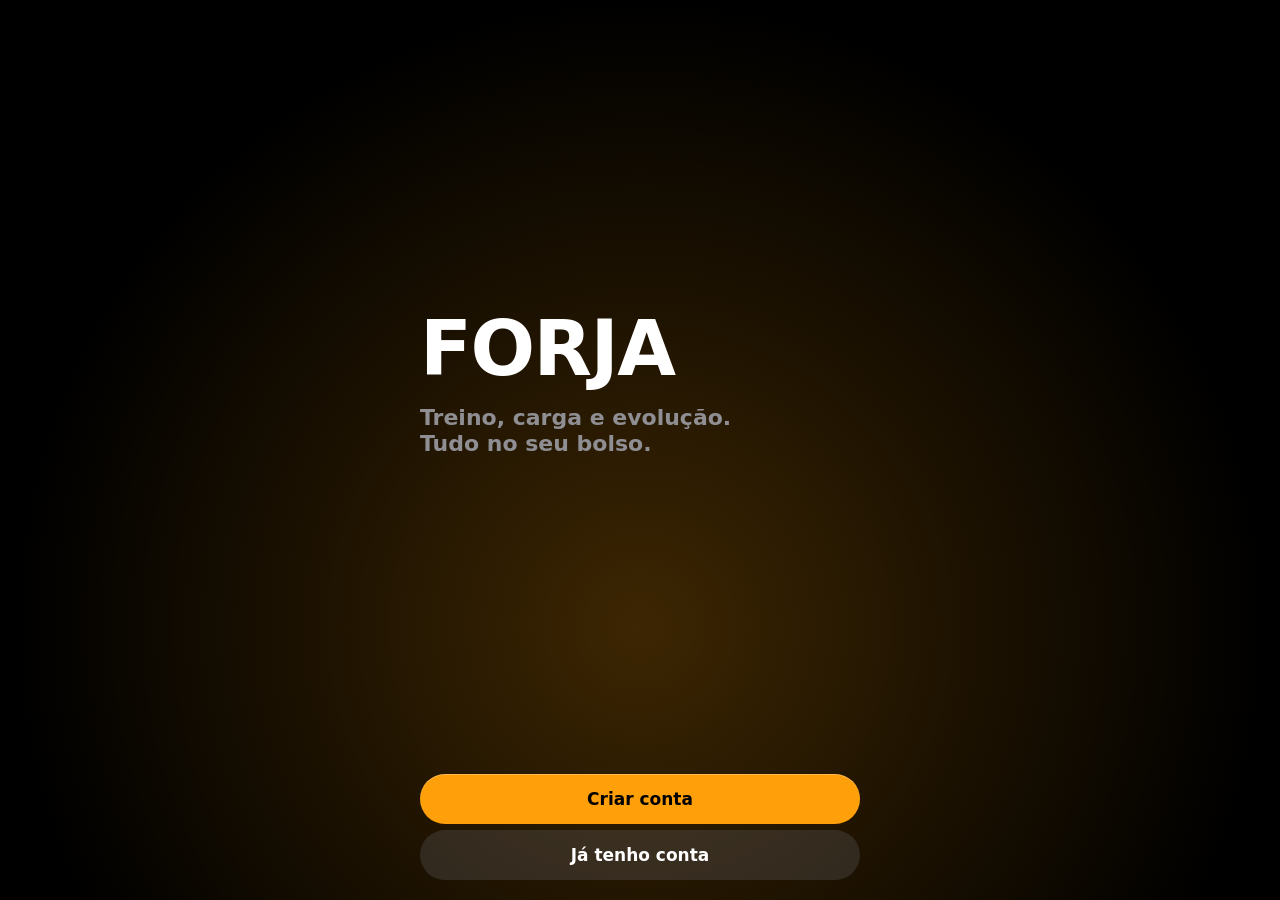
<file: index.html>
<!doctype html>
<html lang="pt-BR" data-theme="dark">
<head>
  <meta charset="utf-8">
  <meta name="viewport" content="width=device-width, initial-scale=1, viewport-fit=cover">
  <meta name="theme-color" content="#000000">
  <meta name="color-scheme" content="dark light">
  <meta name="apple-mobile-web-app-capable" content="yes">
  <meta name="mobile-web-app-capable" content="yes">
  <meta name="apple-mobile-web-app-status-bar-style" content="black-translucent">
  <meta name="apple-mobile-web-app-title" content="FORJA">
  <meta name="description" content="FORJA — treinos, cargas e evolução.">
  <title>FORJA</title>
  <link rel="icon" href="assets/icons/icon.svg" type="image/svg+xml">
  <link rel="apple-touch-icon" href="assets/icons/apple-touch-icon.png">
  <!-- Instalar como app (tela inicial, tela cheia) -->
  <link rel="manifest" href="manifest.webmanifest">

  <!-- Aplica tema e preferência de movimento antes da primeira pintura (evita flash) -->
  <script>
    (function () {
      try {
        // Preferências da conta logada (forja.u.<id>.settings); antes do login, as antigas
        var sess = JSON.parse(localStorage.getItem('forja.session') || 'null');
        var key = sess && sess.user ? 'forja.u.' + sess.user.id + '.settings' : 'forja.settings';
        var s = JSON.parse(localStorage.getItem(key) || '{}');
        if (sess && sess.user && sess.user.plan === 'premium') document.documentElement.classList.add('is-premium');
        var t = s.theme || 'dark';
        if (t === 'system') t = matchMedia('(prefers-color-scheme: light)').matches ? 'light' : 'dark';
        document.documentElement.setAttribute('data-theme', t);
        if (s.animations === false) document.documentElement.classList.add('no-motion');
      } catch (e) {}
    })();
  </script>

  <!-- ?v=... força o navegador a baixar a versão nova depois de cada atualização. Mude o número ao publicar. -->
  <link rel="stylesheet" href="css/style.css?v=20260925a">
  <!-- Reset + utilitários (antes vinham do Tailwind via CDN). Fica depois de style.css de propósito. -->
  <link rel="stylesheet" href="css/base.css?v=20260925a">
</head>
<body>
  <div id="app" class="app" hidden>
    <header id="topbar" class="topbar" aria-hidden="true">
      <span id="topbar-title" class="topbar-title"></span>
    </header>

    <main id="view" class="view" tabindex="-1"></main>

    <nav id="tabbar" class="tabbar" aria-label="Navegação principal"></nav>
  </div>

  <!-- Treino em andamento, minimizado -->
  <button id="active-bar" class="active-bar" type="button" hidden aria-label="Voltar ao treino em andamento"></button>

  <!-- Modo treino (tela cheia, sem barra de navegação) -->
  <div id="training" class="training" hidden role="dialog" aria-modal="true" aria-label="Modo treino"></div>

  <div id="onboarding" class="onboarding" hidden></div>

  <!-- Entrar / criar conta / confirmar e-mail / nova senha / escolher plano -->
  <div id="auth" class="onboarding auth" hidden></div>

  <div id="toast-host" class="toast-host" aria-live="polite"></div>

  <script src="js/config.js?v=20260925a"></script>
  <script src="js/utils.js?v=20260925a"></script>
  <script src="js/storage.js?v=20260925a"></script>
  <script src="js/backend.js?v=20260925a"></script>
  <script src="js/statistics.js?v=20260925a"></script>
  <script src="js/exercises.js?v=20260925a"></script>
  <script src="js/workouts.js?v=20260925a"></script>
  <script src="js/sessions.js?v=20260925a"></script>
  <script src="js/programs.js?v=20260925a"></script>
  <script src="js/balance.js?v=20260925a"></script>
  <script src="js/reminders.js?v=20260925a"></script>
  <script src="js/progress.js?v=20260925a"></script>
  <script src="js/cardio.js?v=20260925a"></script>
  <script src="js/export.js?v=20260925a"></script>
  <script src="js/share.js?v=20260925a"></script>
  <script src="js/plans.js?v=20260925a"></script>
  <script src="js/pwa.js?v=20260925a"></script>
  <script src="js/auth.js?v=20260925a"></script>
  <script src="js/app.js?v=20260925a"></script>
</body>
</html>
</file>
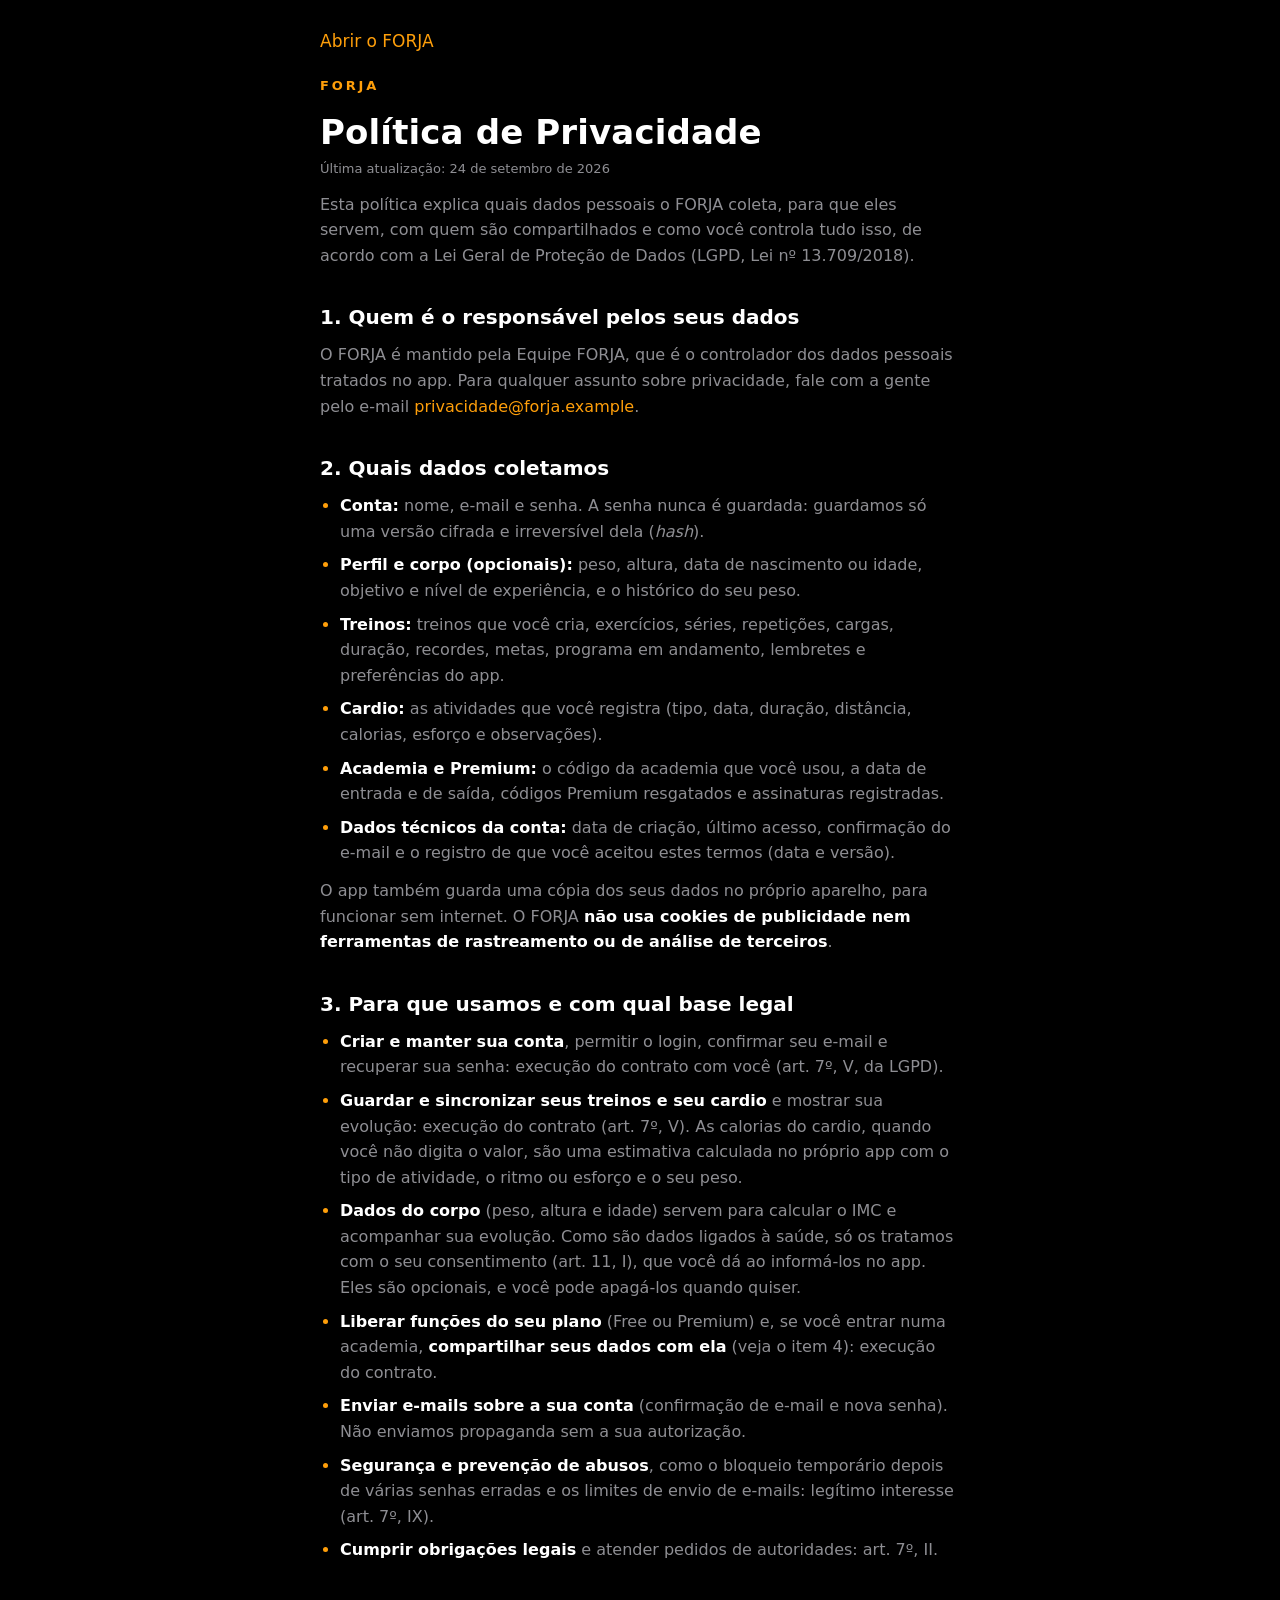
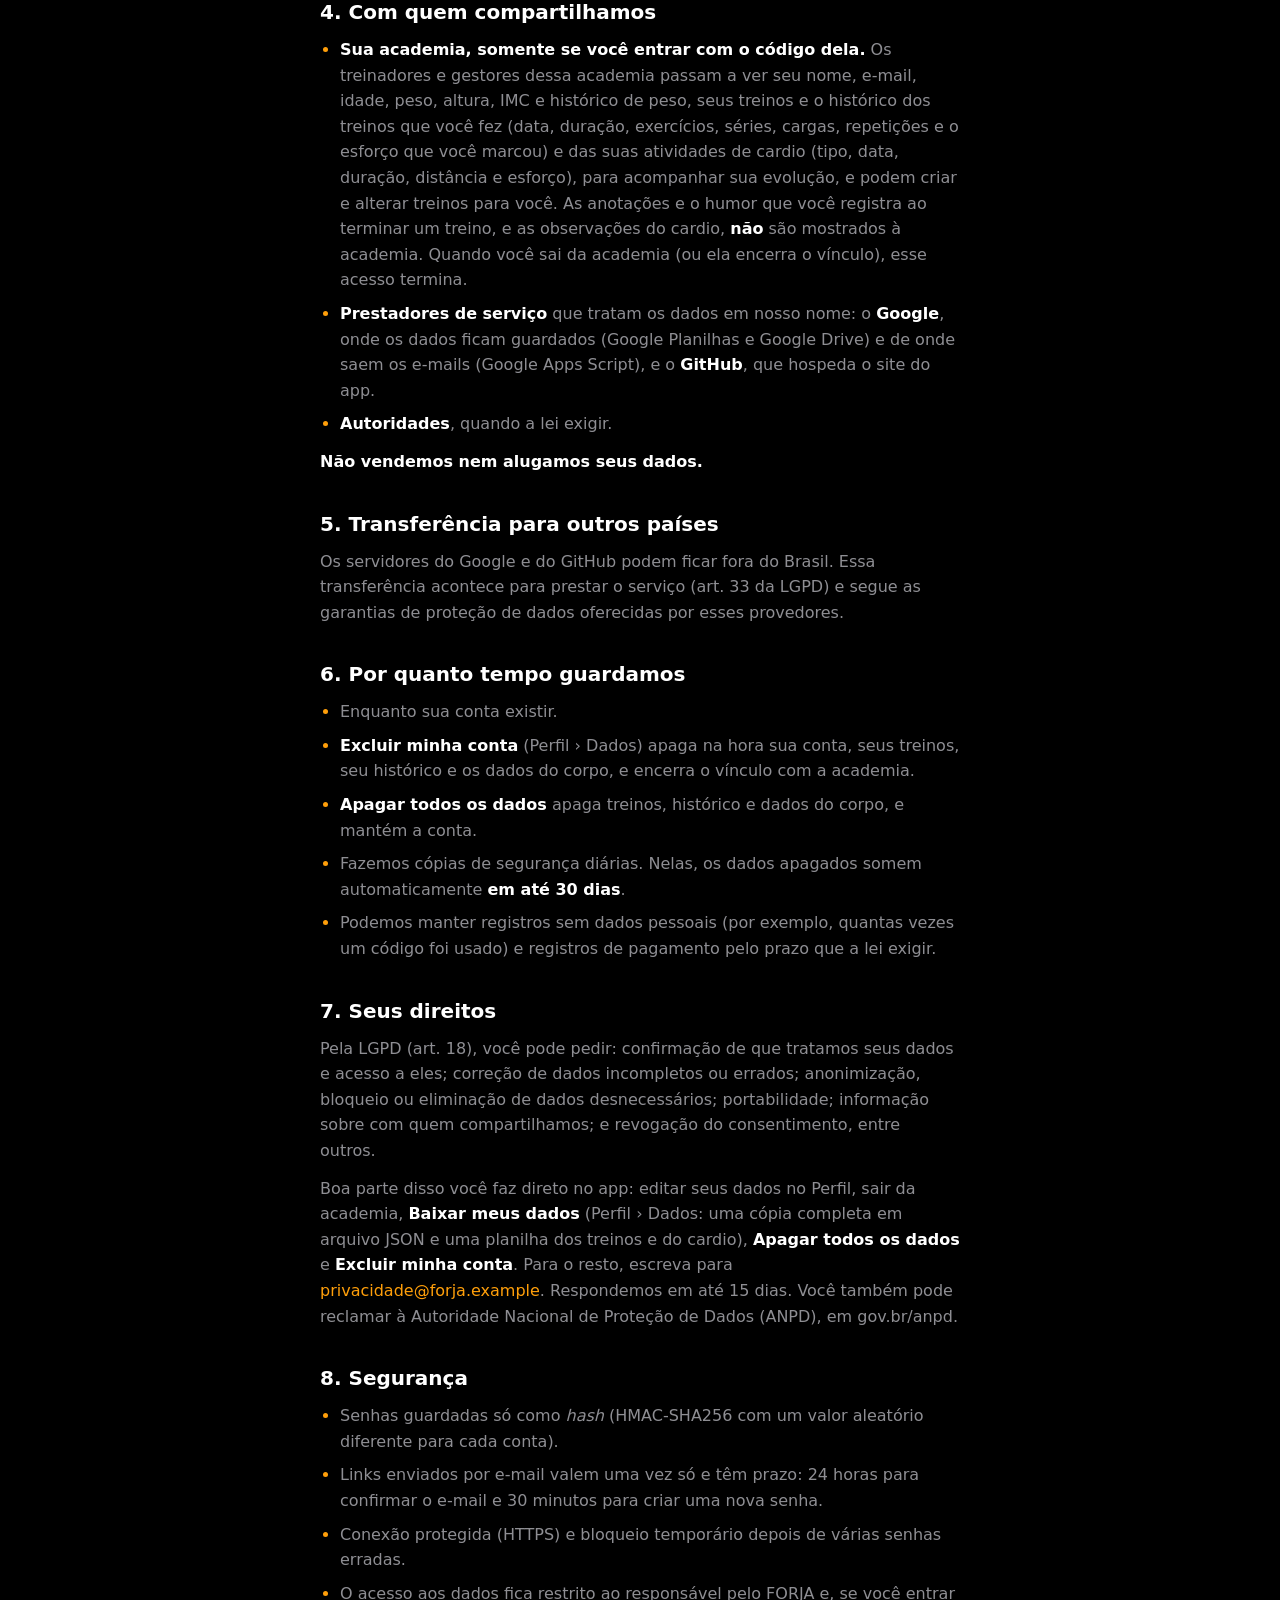
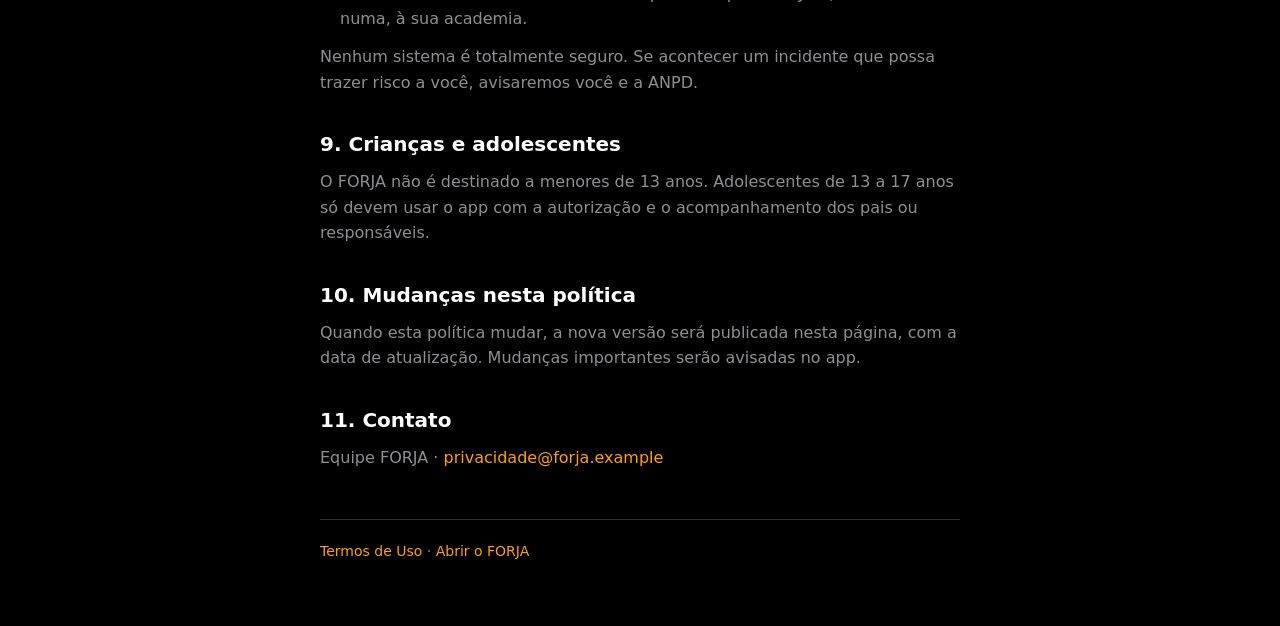
<file: privacidade.html>
<!doctype html>
<html lang="pt-BR" data-theme="dark">
<head>
  <meta charset="utf-8">
  <meta name="viewport" content="width=device-width, initial-scale=1, viewport-fit=cover">
  <meta name="theme-color" content="#000000">
  <meta name="color-scheme" content="dark light">
  <meta name="description" content="Como o FORJA trata os seus dados pessoais.">
  <title>Política de Privacidade · FORJA</title>
  <link rel="icon" href="assets/icons/icon.svg" type="image/svg+xml">
  <!-- Mesmo tema do app (escuro, claro ou do sistema) -->
  <script>
    (function () {
      try {
        var sess = JSON.parse(localStorage.getItem('forja.session') || 'null');
        var key = sess && sess.user ? 'forja.u.' + sess.user.id + '.settings' : 'forja.settings';
        var t = (JSON.parse(localStorage.getItem(key) || '{}').theme) || 'dark';
        if (t === 'system') t = matchMedia('(prefers-color-scheme: light)').matches ? 'light' : 'dark';
        document.documentElement.setAttribute('data-theme', t);
      } catch (e) {}
    })();
  </script>
  <link rel="stylesheet" href="css/style.css?v=20260925a">
  <link rel="stylesheet" href="css/base.css?v=20260925a">
</head>
<body>
  <!--
    ⚠️ PENDENTE (LGPD) — NÃO ESQUECER ANTES DE DIVULGAR O APP
    "Equipe FORJA" e "privacidade@forja.example" são PROVISÓRIOS, só para a página ficar apresentável.
    Trocar pelo nome do responsável (pessoa ou razão social + CNPJ) e por um e-mail de contato real,
    que alguém leia. Procure por "PENDENTE" neste arquivo e em termos.html / privacidade.html.
    Depois de trocar, atualize "Última atualização" e a constante TERMS_VERSION do Code.gs.
  -->
  <main class="legal">
    <a class="legal-back" href="./">Abrir o FORJA</a>
    <p class="wordmark t-accent mt-10">FORJA</p>
    <h1 class="t-large-title mt-4">Política de Privacidade</h1>
    <p class="legal-date">Última atualização: 24 de setembro de 2026</p>

    <p>Esta política explica quais dados pessoais o FORJA coleta, para que eles servem, com quem são compartilhados e como você controla tudo isso, de acordo com a Lei Geral de Proteção de Dados (LGPD, Lei nº 13.709/2018).</p>

    <h2>1. Quem é o responsável pelos seus dados</h2>
    <p>O FORJA é mantido pela Equipe FORJA<!-- PENDENTE: nome provisório (com o nome real: "mantido por Fulano") -->, que é o controlador dos dados pessoais tratados no app. Para qualquer assunto sobre privacidade, fale com a gente pelo e-mail <a href="mailto:privacidade@forja.example">privacidade@forja.example</a><!-- PENDENTE: e-mail provisório -->.</p>

    <h2>2. Quais dados coletamos</h2>
    <ul>
      <li><b>Conta:</b> nome, e-mail e senha. A senha nunca é guardada: guardamos só uma versão cifrada e irreversível dela (<i>hash</i>).</li>
      <li><b>Perfil e corpo (opcionais):</b> peso, altura, data de nascimento ou idade, objetivo e nível de experiência, e o histórico do seu peso.</li>
      <li><b>Treinos:</b> treinos que você cria, exercícios, séries, repetições, cargas, duração, recordes, metas, programa em andamento, lembretes e preferências do app.</li>
      <li><b>Cardio:</b> as atividades que você registra (tipo, data, duração, distância, calorias, esforço e observações).</li>
      <li><b>Academia e Premium:</b> o código da academia que você usou, a data de entrada e de saída, códigos Premium resgatados e assinaturas registradas.</li>
      <li><b>Dados técnicos da conta:</b> data de criação, último acesso, confirmação do e-mail e o registro de que você aceitou estes termos (data e versão).</li>
    </ul>
    <p>O app também guarda uma cópia dos seus dados no próprio aparelho, para funcionar sem internet. O FORJA <b>não usa cookies de publicidade nem ferramentas de rastreamento ou de análise de terceiros</b>.</p>

    <h2>3. Para que usamos e com qual base legal</h2>
    <ul>
      <li><b>Criar e manter sua conta</b>, permitir o login, confirmar seu e-mail e recuperar sua senha: execução do contrato com você (art. 7º, V, da LGPD).</li>
      <li><b>Guardar e sincronizar seus treinos e seu cardio</b> e mostrar sua evolução: execução do contrato (art. 7º, V). As calorias do cardio, quando você não digita o valor, são uma estimativa calculada no próprio app com o tipo de atividade, o ritmo ou esforço e o seu peso.</li>
      <li><b>Dados do corpo</b> (peso, altura e idade) servem para calcular o IMC e acompanhar sua evolução. Como são dados ligados à saúde, só os tratamos com o seu consentimento (art. 11, I), que você dá ao informá-los no app. Eles são opcionais, e você pode apagá-los quando quiser.</li>
      <li><b>Liberar funções do seu plano</b> (Free ou Premium) e, se você entrar numa academia, <b>compartilhar seus dados com ela</b> (veja o item 4): execução do contrato.</li>
      <li><b>Enviar e-mails sobre a sua conta</b> (confirmação de e-mail e nova senha). Não enviamos propaganda sem a sua autorização.</li>
      <li><b>Segurança e prevenção de abusos</b>, como o bloqueio temporário depois de várias senhas erradas e os limites de envio de e-mails: legítimo interesse (art. 7º, IX).</li>
      <li><b>Cumprir obrigações legais</b> e atender pedidos de autoridades: art. 7º, II.</li>
    </ul>

    <h2>4. Com quem compartilhamos</h2>
    <ul>
      <li><b>Sua academia, somente se você entrar com o código dela.</b> Os treinadores e gestores dessa academia passam a ver seu nome, e-mail, idade, peso, altura, IMC e histórico de peso, seus treinos e o histórico dos treinos que você fez (data, duração, exercícios, séries, cargas, repetições e o esforço que você marcou) e das suas atividades de cardio (tipo, data, duração, distância e esforço), para acompanhar sua evolução, e podem criar e alterar treinos para você. As anotações e o humor que você registra ao terminar um treino, e as observações do cardio, <b>não</b> são mostrados à academia. Quando você sai da academia (ou ela encerra o vínculo), esse acesso termina.</li>
      <li><b>Prestadores de serviço</b> que tratam os dados em nosso nome: o <b>Google</b>, onde os dados ficam guardados (Google Planilhas e Google Drive) e de onde saem os e-mails (Google Apps Script), e o <b>GitHub</b>, que hospeda o site do app.</li>
      <li><b>Autoridades</b>, quando a lei exigir.</li>
    </ul>
    <p><b>Não vendemos nem alugamos seus dados.</b></p>

    <h2>5. Transferência para outros países</h2>
    <p>Os servidores do Google e do GitHub podem ficar fora do Brasil. Essa transferência acontece para prestar o serviço (art. 33 da LGPD) e segue as garantias de proteção de dados oferecidas por esses provedores.</p>

    <h2>6. Por quanto tempo guardamos</h2>
    <ul>
      <li>Enquanto sua conta existir.</li>
      <li><b>Excluir minha conta</b> (Perfil › Dados) apaga na hora sua conta, seus treinos, seu histórico e os dados do corpo, e encerra o vínculo com a academia.</li>
      <li><b>Apagar todos os dados</b> apaga treinos, histórico e dados do corpo, e mantém a conta.</li>
      <li>Fazemos cópias de segurança diárias. Nelas, os dados apagados somem automaticamente <b>em até 30 dias</b>.</li>
      <li>Podemos manter registros sem dados pessoais (por exemplo, quantas vezes um código foi usado) e registros de pagamento pelo prazo que a lei exigir.</li>
    </ul>

    <h2>7. Seus direitos</h2>
    <p>Pela LGPD (art. 18), você pode pedir: confirmação de que tratamos seus dados e acesso a eles; correção de dados incompletos ou errados; anonimização, bloqueio ou eliminação de dados desnecessários; portabilidade; informação sobre com quem compartilhamos; e revogação do consentimento, entre outros.</p>
    <p>Boa parte disso você faz direto no app: editar seus dados no Perfil, sair da academia, <b>Baixar meus dados</b> (Perfil › Dados: uma cópia completa em arquivo JSON e uma planilha dos treinos e do cardio), <b>Apagar todos os dados</b> e <b>Excluir minha conta</b>. Para o resto, escreva para <a href="mailto:privacidade@forja.example">privacidade@forja.example</a><!-- PENDENTE: e-mail provisório -->. Respondemos em até 15 dias. Você também pode reclamar à Autoridade Nacional de Proteção de Dados (ANPD), em gov.br/anpd.</p>

    <h2>8. Segurança</h2>
    <ul>
      <li>Senhas guardadas só como <i>hash</i> (HMAC-SHA256 com um valor aleatório diferente para cada conta).</li>
      <li>Links enviados por e-mail valem uma vez só e têm prazo: 24 horas para confirmar o e-mail e 30 minutos para criar uma nova senha.</li>
      <li>Conexão protegida (HTTPS) e bloqueio temporário depois de várias senhas erradas.</li>
      <li>O acesso aos dados fica restrito ao responsável pelo FORJA e, se você entrar numa, à sua academia.</li>
    </ul>
    <p>Nenhum sistema é totalmente seguro. Se acontecer um incidente que possa trazer risco a você, avisaremos você e a ANPD.</p>

    <h2>9. Crianças e adolescentes</h2>
    <p>O FORJA não é destinado a menores de 13 anos. Adolescentes de 13 a 17 anos só devem usar o app com a autorização e o acompanhamento dos pais ou responsáveis.</p>

    <h2>10. Mudanças nesta política</h2>
    <p>Quando esta política mudar, a nova versão será publicada nesta página, com a data de atualização. Mudanças importantes serão avisadas no app.</p>

    <h2>11. Contato</h2>
    <p>Equipe FORJA<!-- PENDENTE: nome provisório --> · <a href="mailto:privacidade@forja.example">privacidade@forja.example</a><!-- PENDENTE: e-mail provisório --></p>

    <p class="legal-foot"><a href="termos.html">Termos de Uso</a> · <a href="./">Abrir o FORJA</a></p>
  </main>
</body>
</html>
</file>
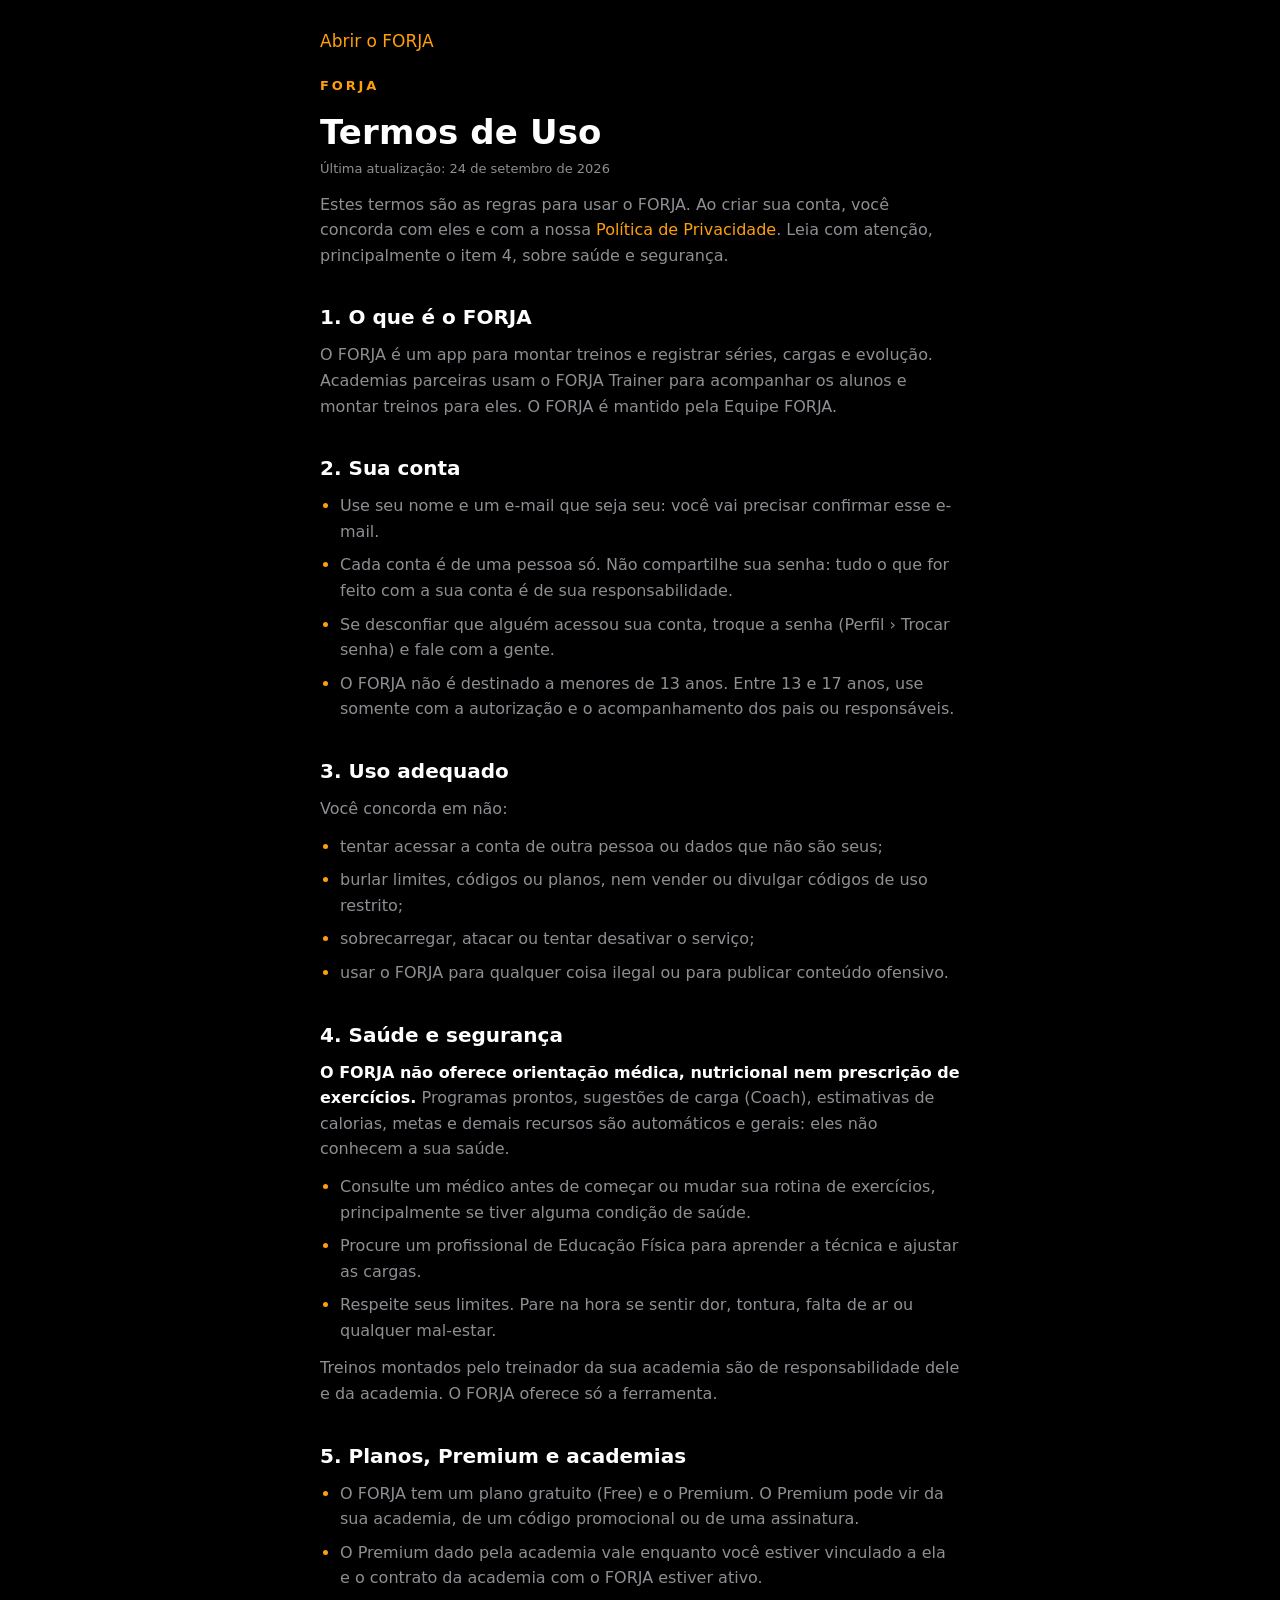
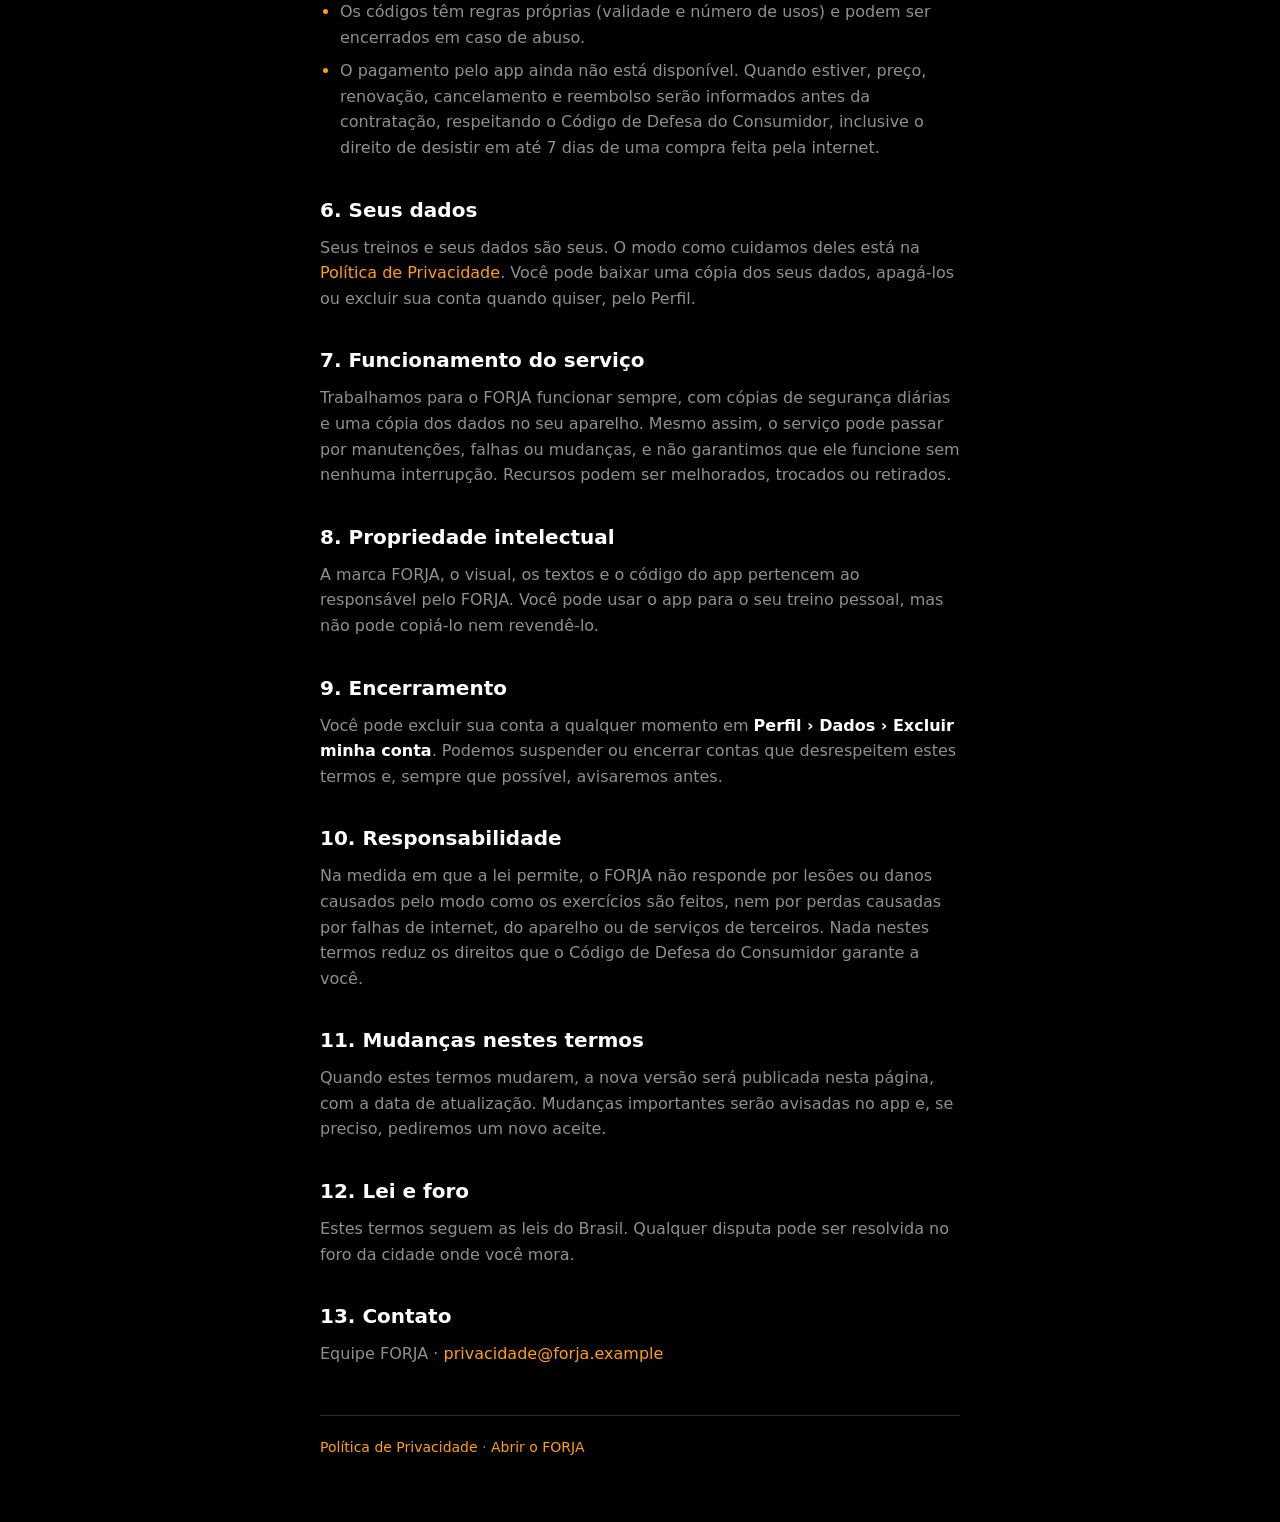
<file: termos.html>
<!doctype html>
<html lang="pt-BR" data-theme="dark">
<head>
  <meta charset="utf-8">
  <meta name="viewport" content="width=device-width, initial-scale=1, viewport-fit=cover">
  <meta name="theme-color" content="#000000">
  <meta name="color-scheme" content="dark light">
  <meta name="description" content="Regras de uso do FORJA.">
  <title>Termos de Uso · FORJA</title>
  <link rel="icon" href="assets/icons/icon.svg" type="image/svg+xml">
  <!-- Mesmo tema do app (escuro, claro ou do sistema) -->
  <script>
    (function () {
      try {
        var sess = JSON.parse(localStorage.getItem('forja.session') || 'null');
        var key = sess && sess.user ? 'forja.u.' + sess.user.id + '.settings' : 'forja.settings';
        var t = (JSON.parse(localStorage.getItem(key) || '{}').theme) || 'dark';
        if (t === 'system') t = matchMedia('(prefers-color-scheme: light)').matches ? 'light' : 'dark';
        document.documentElement.setAttribute('data-theme', t);
      } catch (e) {}
    })();
  </script>
  <link rel="stylesheet" href="css/style.css?v=20260925a">
  <link rel="stylesheet" href="css/base.css?v=20260925a">
</head>
<body>
  <!--
    ⚠️ PENDENTE (LGPD) — NÃO ESQUECER ANTES DE DIVULGAR O APP
    "Equipe FORJA" e "privacidade@forja.example" são PROVISÓRIOS, só para a página ficar apresentável.
    Trocar pelo nome do responsável (pessoa ou razão social + CNPJ) e por um e-mail de contato real,
    que alguém leia. Procure por "PENDENTE" neste arquivo e em termos.html / privacidade.html.
    Depois de trocar, atualize "Última atualização" e a constante TERMS_VERSION do Code.gs.
  -->
  <main class="legal">
    <a class="legal-back" href="./">Abrir o FORJA</a>
    <p class="wordmark t-accent mt-10">FORJA</p>
    <h1 class="t-large-title mt-4">Termos de Uso</h1>
    <p class="legal-date">Última atualização: 24 de setembro de 2026</p>

    <p>Estes termos são as regras para usar o FORJA. Ao criar sua conta, você concorda com eles e com a nossa <a href="privacidade.html">Política de Privacidade</a>. Leia com atenção, principalmente o item 4, sobre saúde e segurança.</p>

    <h2>1. O que é o FORJA</h2>
    <p>O FORJA é um app para montar treinos e registrar séries, cargas e evolução. Academias parceiras usam o FORJA Trainer para acompanhar os alunos e montar treinos para eles. O FORJA é mantido pela Equipe FORJA<!-- PENDENTE: nome provisório (com o nome real: "mantido por Fulano") -->.</p>

    <h2>2. Sua conta</h2>
    <ul>
      <li>Use seu nome e um e-mail que seja seu: você vai precisar confirmar esse e-mail.</li>
      <li>Cada conta é de uma pessoa só. Não compartilhe sua senha: tudo o que for feito com a sua conta é de sua responsabilidade.</li>
      <li>Se desconfiar que alguém acessou sua conta, troque a senha (Perfil › Trocar senha) e fale com a gente.</li>
      <li>O FORJA não é destinado a menores de 13 anos. Entre 13 e 17 anos, use somente com a autorização e o acompanhamento dos pais ou responsáveis.</li>
    </ul>

    <h2>3. Uso adequado</h2>
    <p>Você concorda em não:</p>
    <ul>
      <li>tentar acessar a conta de outra pessoa ou dados que não são seus;</li>
      <li>burlar limites, códigos ou planos, nem vender ou divulgar códigos de uso restrito;</li>
      <li>sobrecarregar, atacar ou tentar desativar o serviço;</li>
      <li>usar o FORJA para qualquer coisa ilegal ou para publicar conteúdo ofensivo.</li>
    </ul>

    <h2>4. Saúde e segurança</h2>
    <p><b>O FORJA não oferece orientação médica, nutricional nem prescrição de exercícios.</b> Programas prontos, sugestões de carga (Coach), estimativas de calorias, metas e demais recursos são automáticos e gerais: eles não conhecem a sua saúde.</p>
    <ul>
      <li>Consulte um médico antes de começar ou mudar sua rotina de exercícios, principalmente se tiver alguma condição de saúde.</li>
      <li>Procure um profissional de Educação Física para aprender a técnica e ajustar as cargas.</li>
      <li>Respeite seus limites. Pare na hora se sentir dor, tontura, falta de ar ou qualquer mal-estar.</li>
    </ul>
    <p>Treinos montados pelo treinador da sua academia são de responsabilidade dele e da academia. O FORJA oferece só a ferramenta.</p>

    <h2>5. Planos, Premium e academias</h2>
    <ul>
      <li>O FORJA tem um plano gratuito (Free) e o Premium. O Premium pode vir da sua academia, de um código promocional ou de uma assinatura.</li>
      <li>O Premium dado pela academia vale enquanto você estiver vinculado a ela e o contrato da academia com o FORJA estiver ativo.</li>
      <li>Os códigos têm regras próprias (validade e número de usos) e podem ser encerrados em caso de abuso.</li>
      <li>O pagamento pelo app ainda não está disponível. Quando estiver, preço, renovação, cancelamento e reembolso serão informados antes da contratação, respeitando o Código de Defesa do Consumidor, inclusive o direito de desistir em até 7 dias de uma compra feita pela internet.</li>
    </ul>

    <h2>6. Seus dados</h2>
    <p>Seus treinos e seus dados são seus. O modo como cuidamos deles está na <a href="privacidade.html">Política de Privacidade</a>. Você pode baixar uma cópia dos seus dados, apagá-los ou excluir sua conta quando quiser, pelo Perfil.</p>

    <h2>7. Funcionamento do serviço</h2>
    <p>Trabalhamos para o FORJA funcionar sempre, com cópias de segurança diárias e uma cópia dos dados no seu aparelho. Mesmo assim, o serviço pode passar por manutenções, falhas ou mudanças, e não garantimos que ele funcione sem nenhuma interrupção. Recursos podem ser melhorados, trocados ou retirados.</p>

    <h2>8. Propriedade intelectual</h2>
    <p>A marca FORJA, o visual, os textos e o código do app pertencem ao responsável pelo FORJA. Você pode usar o app para o seu treino pessoal, mas não pode copiá-lo nem revendê-lo.</p>

    <h2>9. Encerramento</h2>
    <p>Você pode excluir sua conta a qualquer momento em <b>Perfil › Dados › Excluir minha conta</b>. Podemos suspender ou encerrar contas que desrespeitem estes termos e, sempre que possível, avisaremos antes.</p>

    <h2>10. Responsabilidade</h2>
    <p>Na medida em que a lei permite, o FORJA não responde por lesões ou danos causados pelo modo como os exercícios são feitos, nem por perdas causadas por falhas de internet, do aparelho ou de serviços de terceiros. Nada nestes termos reduz os direitos que o Código de Defesa do Consumidor garante a você.</p>

    <h2>11. Mudanças nestes termos</h2>
    <p>Quando estes termos mudarem, a nova versão será publicada nesta página, com a data de atualização. Mudanças importantes serão avisadas no app e, se preciso, pediremos um novo aceite.</p>

    <h2>12. Lei e foro</h2>
    <p>Estes termos seguem as leis do Brasil. Qualquer disputa pode ser resolvida no foro da cidade onde você mora.</p>

    <h2>13. Contato</h2>
    <p>Equipe FORJA<!-- PENDENTE: nome provisório --> · <a href="mailto:privacidade@forja.example">privacidade@forja.example</a><!-- PENDENTE: e-mail provisório --></p>

    <p class="legal-foot"><a href="privacidade.html">Política de Privacidade</a> · <a href="./">Abrir o FORJA</a></p>
  </main>
</body>
</html>
</file>
<file: css/style.css>
/* ==========================================================================
   FORJA — Design System
   Tokens · Tipografia · Componentes · Movimento
   ========================================================================== */

/* ---------- Tokens ---------- */
:root {
  --font: -apple-system, BlinkMacSystemFont, "SF Pro Text", "SF Pro Display", "Segoe UI Variable Text", "Segoe UI", Roboto, Inter, system-ui, sans-serif;
  --font-rounded: ui-rounded, "SF Pro Rounded", -apple-system, BlinkMacSystemFont, "Segoe UI Variable Display", "Segoe UI", Roboto, system-ui, sans-serif;

  --ease-out: cubic-bezier(.22, 1, .36, 1);
  --ease-sheet: cubic-bezier(.32, .72, 0, 1);
  --dur-1: 150ms;
  --dur-2: 200ms;
  --dur-3: 300ms;

  --r-xl: 28px;
  --r-lg: 22px;
  --r-md: 16px;
  --r-sm: 12px;

  --safe-top: env(safe-area-inset-top, 0px);
  --safe-bottom: env(safe-area-inset-bottom, 0px);
  --safe-left: env(safe-area-inset-left, 0px);
  --safe-right: env(safe-area-inset-right, 0px);

  --gutter: 20px;
  --app-w: 520px;
  --tab-h: 58px;
  --top-h: 48px;
}

:root,
[data-theme="dark"] {
  /* Cores do sistema iOS (modo escuro, fundo agrupado) */
  --bg: #000000;
  --surface: #1C1C1E;
  --surface-2: #2C2C2E;
  --surface-3: #3A3A3C;
  --text: #FFFFFF;
  --text-2: #8E8E93;
  --text-3: #48484A;
  --sep: rgba(84, 84, 88, 0.55);
  --hairline: rgba(255, 255, 255, 0.07);
  --fill: rgba(118, 118, 128, 0.24);
  --fill-2: rgba(118, 118, 128, 0.18);

  --accent: #FF9F0A;             /* systemOrange */
  --chart: #FF9F0A;
  --accent-soft: rgba(255, 159, 10, 0.16);
  --accent-glow: rgba(255, 159, 10, 0.24);
  --on-accent: #000000;

  --glass: rgba(28, 28, 30, 0.62);
  --glass-strong: rgba(36, 36, 38, 0.78);
  --glass-edge: rgba(255, 255, 255, 0.14);
  --glass-shine: rgba(255, 255, 255, 0.10);
  --sheet-bg: #1C1C1E;
  --sheet-fill: #2C2C2E;
  --backdrop: rgba(0, 0, 0, 0.48);
  --shadow-card: none;
  --shadow-float: 0 12px 36px rgba(0, 0, 0, 0.55);
  --thumb: #636366;
  --seg-thumb: #636366;

  --danger: #FF453A;
  --success: #30D158;
  --blue: #0A84FF; --green: #30D158; --red: #FF453A; --purple: #BF5AF2; --pink: #FF375F;
  --cardio: #FF375F; --cardio-ink: #FF6482;   /* cardio: preenchimento e texto (texto mais claro para ler no escuro) */
  --indigo: #5E5CE6; --teal: #40C8E0; --yellow: #FFD60A; --gray: #8E8E93; --orange: #FF9F0A;
  color-scheme: dark;
}

[data-theme="light"] {
  /* Cores do sistema iOS (modo claro, fundo agrupado) */
  --bg: #F2F2F7;
  --surface: #FFFFFF;
  --surface-2: #EEEEF0;
  --surface-3: #E3E3E8;
  --text: #000000;
  --text-2: #6D6D72;
  --text-3: #C4C4C7;
  --sep: rgba(60, 60, 67, 0.2);
  --hairline: rgba(0, 0, 0, 0.05);
  --fill: rgba(118, 118, 128, 0.12);
  --fill-2: rgba(118, 118, 128, 0.08);

  --accent: #BF5A00;             /* laranja do iOS, escurecido para ler bem sobre branco */
  --chart: #E06B00;
  --accent-soft: rgba(255, 149, 0, 0.13);
  --accent-glow: rgba(255, 149, 0, 0.22);
  --on-accent: #FFFFFF;

  --glass: rgba(255, 255, 255, 0.62);
  --glass-strong: rgba(255, 255, 255, 0.82);
  --glass-edge: rgba(255, 255, 255, 0.7);
  --glass-shine: rgba(255, 255, 255, 0.55);
  --sheet-bg: #F2F2F7;
  --sheet-fill: #FFFFFF;
  --backdrop: rgba(0, 0, 0, 0.22);
  --shadow-card: none;
  --shadow-float: 0 10px 30px rgba(0, 0, 0, 0.12);
  --thumb: #FFFFFF;
  --seg-thumb: #FFFFFF;

  --danger: #FF3B30;
  --success: #34C759;
  --blue: #007AFF; --green: #34C759; --red: #FF3B30; --purple: #AF52DE; --pink: #FF2D55;
  --cardio: #FF2D55; --cardio-ink: #C8003A;   /* texto escurecido para ler bem sobre branco */
  --indigo: #5856D6; --teal: #30B0C7; --yellow: #FFCC00; --gray: #8E8E93; --orange: #FF9500;
  color-scheme: light;
}

/* ---------- Base ---------- */
html {
  background: var(--bg);
  -webkit-text-size-adjust: 100%;
  text-size-adjust: 100%;
}

body {
  margin: 0;
  min-height: 100dvh;
  background: var(--bg);
  color: var(--text);
  font-family: var(--font);
  font-size: 17px;
  line-height: 1.4;
  letter-spacing: -0.01em;
  -webkit-font-smoothing: antialiased;
  -moz-osx-font-smoothing: grayscale;
  -webkit-tap-highlight-color: transparent;
  overscroll-behavior-y: none;
  transition: background-color var(--dur-3) ease, color var(--dur-3) ease;
}

::selection { background: var(--accent-soft); }

.lock-scroll { overflow: hidden; }

button { -webkit-user-select: none; user-select: none; touch-action: manipulation; }

:focus-visible { outline: 2px solid var(--accent); outline-offset: 3px; border-radius: 8px; }

.num { font-variant-numeric: tabular-nums; }

/* ---------- Tipografia ---------- */
.t-display {
  font-size: clamp(56px, 18vw, 76px);
  font-weight: 800;
  letter-spacing: -0.045em;
  line-height: 0.95;
}
.t-large-title {
  font-size: 34px;
  font-weight: 700;
  letter-spacing: -0.03em;
  line-height: 1.08;
}
.t-title {
  font-size: 28px;
  font-weight: 700;
  letter-spacing: -0.025em;
  line-height: 1.12;
}
.t-title-2 {
  font-size: 22px;
  font-weight: 600;
  letter-spacing: -0.02em;
  line-height: 1.2;
}
.t-headline { font-size: 17px; font-weight: 600; letter-spacing: -0.015em; }
.t-body { font-size: 17px; }
.t-sub { font-size: 17px; color: var(--text-2); line-height: 1.45; }
.t-callout { font-size: 15px; color: var(--text-2); line-height: 1.45; }
.t-footnote { font-size: 13px; color: var(--text-2); line-height: 1.4; }
.t-eyebrow {
  font-size: 12px;
  font-weight: 600;
  letter-spacing: 0.09em;
  text-transform: uppercase;
  color: var(--text-2);
}
.t-muted { color: var(--text-2); }
.t-faint { color: var(--text-3); }
.t-accent { color: var(--accent); }

.wordmark {
  font-weight: 800;
  letter-spacing: 0.22em;
  font-size: 13px;
}

/* ---------- Layout do app ---------- */
.app {
  position: relative;
  max-width: var(--app-w);
  margin: 0 auto;
  min-height: 100dvh;
}

/* clip (e não hidden): corta o deslize lateral das transições sem quebrar a navbar sticky */
.view { outline: none; overflow-x: clip; }

.page {
  padding: calc(var(--safe-top) + 20px) calc(var(--gutter) + var(--safe-right))
           calc(var(--tab-h) + var(--safe-bottom) + 48px) calc(var(--gutter) + var(--safe-left));
}

.page-header {
  display: flex;
  align-items: flex-end;
  justify-content: space-between;
  gap: 16px;
  padding-top: 28px;
}
.page-header .icon-btn { margin-bottom: 2px; flex: none; }

.section { margin-top: 48px; }

.chips { display: flex; flex-wrap: wrap; gap: 8px; }
.chip {
  display: inline-flex;
  align-items: center;
  height: 36px;
  padding: 0 16px;
  border-radius: 9999px;
  background: var(--surface-2);
  color: var(--text);
  font-size: 15px;
  font-weight: 500;
}

.workout-swatch {
  flex: none;
  width: 10px; height: 10px;
  border-radius: 50%;
  background: var(--tint);
  box-shadow: 0 0 12px color-mix(in srgb, var(--tint) 60%, transparent);
}

.metrics-empty .metric-value { color: var(--text-3); }
.section-head {
  display: flex;
  align-items: baseline;
  justify-content: space-between;
  margin-bottom: 14px;
}

/* ---------- Top bar (título compacto ao rolar) ---------- */
.topbar {
  position: fixed;
  top: 0;
  left: 50%;
  z-index: 30;
  width: 100%;
  max-width: var(--app-w);
  height: calc(var(--top-h) + var(--safe-top));
  padding-top: var(--safe-top);
  transform: translateX(-50%);
  display: flex;
  align-items: center;
  justify-content: center;
  background: var(--glass);
  -webkit-backdrop-filter: saturate(180%) blur(20px);
  backdrop-filter: saturate(180%) blur(20px);
  border-bottom: 0.5px solid var(--sep);
  opacity: 0;
  pointer-events: none;
  transition: opacity var(--dur-2) var(--ease-out);
}
.topbar.is-visible { opacity: 1; pointer-events: auto; }
.topbar-title {
  font-size: 17px;
  font-weight: 600;
  letter-spacing: -0.015em;
  transform: translateY(4px);
  transition: transform var(--dur-3) var(--ease-out);
}
.topbar.is-visible .topbar-title { transform: none; }

/* ---------- Tab bar ---------- */
.tabbar {
  position: fixed;
  bottom: 0;
  left: 50%;
  z-index: 40;
  width: 100%;
  max-width: var(--app-w);
  transform: translateX(-50%);
  display: grid;
  grid-template-columns: repeat(5, 1fr);
  padding: 0 calc(6px + var(--safe-right)) var(--safe-bottom) calc(6px + var(--safe-left));
  background: var(--glass);
  -webkit-backdrop-filter: saturate(180%) blur(20px);
  backdrop-filter: saturate(180%) blur(20px);
  border-top: 0.5px solid var(--sep);
  transition: transform var(--dur-3) var(--ease-out), opacity var(--dur-2) ease;
}
.tabbar.is-hidden { transform: translate(-50%, 110%); opacity: 0; }

.tab {
  height: var(--tab-h);
  display: flex;
  flex-direction: column;
  align-items: center;
  justify-content: center;
  gap: 4px;
  color: var(--text-2);
  font-size: 10px;
  font-weight: 500;
  letter-spacing: 0.01em;
  transition: color var(--dur-2) ease;
}
.tab svg { transition: transform var(--dur-1) var(--ease-out); }
.tab:active svg { transform: scale(0.88); }
.tab[aria-current="page"] { color: var(--text); }
.tab[aria-current="page"] svg { stroke-width: 2; }

/* ---------- Home ---------- */
.home-top {
  display: flex;
  align-items: center;
  justify-content: space-between;
  height: 32px;
}
.home-hello { margin-top: 40px; }

/* ---------- Perfil ---------- */
.profile-id {
  display: flex;
  align-items: center;
  gap: 18px;
  width: 100%;
  margin-top: 28px;
  padding: 4px 0;
  text-align: left;
  color: var(--text);
}

/* ---------- Superfícies ---------- */
.card {
  background: var(--surface);
  border-radius: var(--r-lg);
  box-shadow: var(--shadow-card);
  padding: 22px;
  position: relative;
}
[data-theme="dark"] .card { box-shadow: 0 0 0 0.5px var(--hairline), var(--shadow-card); }

.pressable {
  cursor: pointer;
  transition: transform var(--dur-1) var(--ease-out), background-color var(--dur-2) ease, opacity var(--dur-1) ease;
}
.pressable:active { transform: scale(0.975); }

/* Hero — o elemento dominante da Home */
.hero {
  --tint: var(--accent);
  position: relative;
  overflow: hidden;
  isolation: isolate;
  border-radius: var(--r-xl);
  background: var(--surface);
  padding: 30px 26px 26px;
  min-height: 300px;
  display: flex;
  flex-direction: column;
}
[data-theme="dark"] .hero { box-shadow: 0 0 0 0.5px var(--hairline), var(--shadow-card); }
[data-theme="light"] .hero { box-shadow: var(--shadow-card); }

.hero::before {
  content: "";
  position: absolute;
  z-index: -1;
  top: -45%;
  right: -35%;
  width: 115%;
  aspect-ratio: 1;
  border-radius: 50%;
  background: radial-gradient(closest-side, color-mix(in srgb, var(--tint) 30%, transparent), transparent);
  opacity: 0.9;
  animation: glow 9s ease-in-out infinite alternate;
}
[data-theme="light"] .hero::before { opacity: 0.55; }

.hero::after {
  content: "";
  position: absolute;
  z-index: -1;
  inset: 0;
  opacity: 0.07;
  mix-blend-mode: overlay;
  pointer-events: none;
  background-image: url("data:image/svg+xml,%3Csvg xmlns='http://www.w3.org/2000/svg' width='160' height='160'%3E%3Cfilter id='n'%3E%3CfeTurbulence type='fractalNoise' baseFrequency='.85' numOctaves='2' stitchTiles='stitch'/%3E%3C/filter%3E%3Crect width='100%25' height='100%25' filter='url(%23n)'/%3E%3C/svg%3E");
}

@keyframes glow {
  from { transform: translate3d(0, 0, 0) scale(1); }
  to   { transform: translate3d(-6%, 5%, 0) scale(1.08); }
}

.hero-name {
  font-size: clamp(40px, 12vw, 52px);
  font-weight: 700;
  letter-spacing: -0.04em;
  line-height: 0.98;
}
.hero-meta { margin-top: 12px; font-size: 19px; font-weight: 500; letter-spacing: -0.015em; }
.hero-foot { margin-top: auto; padding-top: 36px; display: flex; align-items: center; justify-content: space-between; gap: 16px; }

.hero-icon {
  width: 52px; height: 52px;
  border-radius: 16px;
  display: grid; place-items: center;
  background: var(--accent-soft);
  color: var(--accent);
  margin-bottom: 28px;
}

/* Estatísticas grandes, com respiro */
.stats {
  display: grid;
  grid-template-columns: repeat(3, minmax(0, 1fr));
  gap: 12px;
}
.stat { display: flex; flex-direction: column; gap: 6px; min-width: 0; }
.stat-value {
  font-size: 30px;
  font-weight: 700;
  letter-spacing: -0.035em;
  line-height: 1;
  font-variant-numeric: tabular-nums;
  white-space: nowrap;
}
.stat-value small { font-size: 0.55em; font-weight: 600; letter-spacing: -0.01em; color: var(--text-2); margin-left: 2px; }
.stat-label { font-size: 12px; font-weight: 600; letter-spacing: 0.08em; text-transform: uppercase; color: var(--text-2); }
.stats.is-empty .stat-value { color: var(--text-3); }

/* Estatística grande isolada (Evolução) */
.metric { padding: 22px 0; border-top: 0.5px solid var(--sep); }
.metric:first-child { border-top: 0; padding-top: 0; }
.metric-value {
  font-size: 48px;
  font-weight: 700;
  letter-spacing: -0.045em;
  line-height: 1;
  font-variant-numeric: tabular-nums;
  margin-top: 10px;
}
.metric-value small { font-size: 0.42em; font-weight: 600; color: var(--text-2); letter-spacing: -0.01em; margin-left: 4px; }

/* ---------- Botões ---------- */
.btn {
  display: inline-flex;
  align-items: center;
  justify-content: center;
  gap: 8px;
  height: 52px;
  padding: 0 26px;
  border-radius: 9999px;
  font-size: 17px;
  font-weight: 600;
  letter-spacing: -0.015em;
  white-space: nowrap;
  cursor: pointer;
  transition: transform var(--dur-1) var(--ease-out), opacity var(--dur-2) ease, background-color var(--dur-2) ease, color var(--dur-2) ease;
}
.btn:active { transform: scale(0.965); }
.btn:disabled, .btn[aria-disabled="true"] { opacity: 0.32; pointer-events: none; }
.btn-primary { background: var(--accent); color: var(--on-accent); }
.btn-primary:active { opacity: 0.88; }
.btn-secondary { background: var(--surface-2); color: var(--text); }
.btn-ghost { background: transparent; color: var(--text); padding: 0 16px; }
.btn-ghost.is-muted { color: var(--text-2); }
.btn-danger { background: color-mix(in srgb, var(--danger) 14%, transparent); color: var(--danger); }
.btn-block { width: 100%; }
.btn-sm { height: 40px; padding: 0 18px; font-size: 15px; }

.icon-btn {
  width: 40px; height: 40px;
  display: inline-grid; place-items: center;
  border-radius: 50%;
  background: var(--surface-2);
  color: var(--text);
  cursor: pointer;
  transition: transform var(--dur-1) var(--ease-out), background-color var(--dur-2) ease;
}
.icon-btn:active { transform: scale(0.9); }
.icon-btn.is-plain { background: transparent; }

/* ---------- Listas agrupadas ---------- */
.group {
  background: var(--surface);
  border-radius: var(--r-lg);
  overflow: hidden;
}
[data-theme="dark"] .group { box-shadow: 0 0 0 0.5px var(--hairline); }
[data-theme="light"] .group { box-shadow: 0 1px 2px rgba(0, 0, 0, 0.03); }

.group-label { margin: 0 4px 10px; }
.group-note { margin: 10px 4px 0; }

.row {
  position: relative;
  display: flex;
  align-items: center;
  gap: 14px;
  width: 100%;
  min-height: 56px;
  padding: 12px 18px;
  text-align: left;
  color: var(--text);
  background: transparent;
  transition: background-color var(--dur-1) ease;
}
button.row, a.row, .row.is-tappable { cursor: pointer; }
button.row:active, a.row:active, .row.is-tappable:active { background: var(--surface-2); }
.row + .row::before {
  content: "";
  position: absolute;
  top: 0;
  left: 18px;
  right: 0;
  height: 0.5px;
  background: var(--sep);
}
.row-main { flex: 1; min-width: 0; }
.row-title { font-size: 17px; letter-spacing: -0.015em; }
.row-sub { font-size: 13px; color: var(--text-2); margin-top: 2px; }
.row-value { color: var(--text-2); font-size: 17px; font-variant-numeric: tabular-nums; white-space: nowrap; }
.row-chevron { color: var(--text-3); flex: none; }
.row-icon { flex: none; display: grid; place-items: center; width: 24px; color: var(--text-2); }
.row.is-danger .row-title, .row.is-danger .row-icon { color: var(--danger); }
.row-control { flex: none; width: 216px; }
.row-control.is-narrow { width: 112px; }
.group.has-icons .row + .row::before { left: 56px; }

/* ---------- Campos ---------- */
.field {
  display: block;
  width: 100%;
  height: 56px;
  padding: 0 18px;
  border-radius: var(--r-md);
  background: var(--surface-2);
  color: var(--text);
  font-size: 17px;
  letter-spacing: -0.015em;
  border: 1px solid transparent;
  outline: none;
  -webkit-appearance: none;
  appearance: none;
  transition: border-color var(--dur-2) ease, box-shadow var(--dur-2) ease, background-color var(--dur-2) ease;
}
.field::placeholder { color: var(--text-3); }
.field:focus { border-color: color-mix(in srgb, var(--accent) 55%, transparent); box-shadow: 0 0 0 4px var(--accent-soft); }
.field.is-invalid { border-color: color-mix(in srgb, var(--danger) 60%, transparent); box-shadow: 0 0 0 4px color-mix(in srgb, var(--danger) 12%, transparent); }

.field-wrap { position: relative; }
.field-suffix {
  position: absolute; right: 18px; top: 50%;
  transform: translateY(-50%);
  color: var(--text-2);
  font-size: 17px;
  pointer-events: none;
}
.field-error { min-height: 20px; margin-top: 8px; font-size: 13px; color: var(--danger); }

/* ---------- Controle segmentado ---------- */
.segmented {
  --count: 2;
  --index: 0;
  position: relative;
  display: grid;
  grid-template-columns: repeat(var(--count), minmax(0, 1fr));
  padding: 3px;
  border-radius: 12px;
  background: var(--surface-2);
  isolation: isolate;
}
.segmented-thumb {
  position: absolute;
  z-index: -1;
  top: 3px; bottom: 3px; left: 3px;
  width: calc((100% - 6px) / var(--count));
  border-radius: 9px;
  background: var(--seg-thumb);
  box-shadow: 0 3px 8px rgba(0, 0, 0, 0.12), 0 0 0 0.5px rgba(0, 0, 0, 0.04);
  transform: translateX(calc(var(--index) * 100%));
  transition: transform var(--dur-3) var(--ease-out);
}
.segmented button {
  height: 34px;
  font-size: 14px;
  font-weight: 500;
  color: var(--text-2);
  border-radius: 9px;
  transition: color var(--dur-2) ease;
}
.segmented button[aria-checked="true"] { color: var(--text); font-weight: 600; }

/* ---------- Toggle ---------- */
.toggle {
  position: relative;
  flex: none;
  width: 51px;
  height: 31px;
  border-radius: 9999px;
  background: var(--surface-3);
  cursor: pointer;
  transition: background-color var(--dur-2) ease;
}
.toggle::after {
  content: "";
  position: absolute;
  top: 2px; left: 2px;
  width: 27px; height: 27px;
  border-radius: 50%;
  background: #fff;
  box-shadow: 0 3px 8px rgba(0, 0, 0, 0.15), 0 1px 1px rgba(0, 0, 0, 0.16);
  transition: transform var(--dur-2) var(--ease-out), width var(--dur-1) ease;
}
.toggle:active::after { width: 32px; }
.toggle[aria-checked="true"] { background: var(--accent); }
.toggle[aria-checked="true"]::after { transform: translateX(20px); }
.toggle[aria-checked="true"]:active::after { transform: translateX(15px); }

/* ---------- Opções selecionáveis ---------- */
.option {
  display: flex;
  align-items: center;
  justify-content: space-between;
  gap: 12px;
  width: 100%;
  min-height: 60px;
  padding: 0 20px;
  border-radius: var(--r-md);
  background: var(--surface-2);
  color: var(--text);
  font-size: 17px;
  font-weight: 500;
  letter-spacing: -0.015em;
  text-align: left;
  cursor: pointer;
  box-shadow: inset 0 0 0 1.5px transparent;
  transition: transform var(--dur-1) var(--ease-out), box-shadow var(--dur-2) ease, background-color var(--dur-2) ease;
}
.option:active { transform: scale(0.98); }
.option + .option { margin-top: 10px; }
.option .option-check {
  width: 24px; height: 24px;
  border-radius: 50%;
  display: grid; place-items: center;
  color: var(--on-accent);
  background: transparent;
  box-shadow: inset 0 0 0 1.5px var(--text-3);
  transition: background-color var(--dur-2) ease, box-shadow var(--dur-2) ease;
}
.option .option-check svg { opacity: 0; transform: scale(0.6); transition: opacity var(--dur-2) ease, transform var(--dur-2) var(--ease-out); }
.option[aria-checked="true"] { box-shadow: inset 0 0 0 1.5px var(--accent); background: var(--accent-soft); }
.option[aria-checked="true"] .option-check { background: var(--accent); box-shadow: none; }
.option[aria-checked="true"] .option-check svg { opacity: 1; transform: none; }

/* ---------- Estado vazio ---------- */
.empty {
  display: flex;
  flex-direction: column;
  align-items: flex-start;
  padding: 36px 26px 28px;
  border-radius: var(--r-xl);
  background: var(--surface);
}
[data-theme="dark"] .empty { box-shadow: 0 0 0 0.5px var(--hairline); }
.empty-icon {
  width: 52px; height: 52px;
  border-radius: 16px;
  display: grid; place-items: center;
  background: var(--surface-2);
  color: var(--text-2);
  margin-bottom: 24px;
}
.empty-title { font-size: 13px; font-weight: 700; letter-spacing: 0.09em; text-transform: uppercase; }
.empty-text { margin-top: 10px; font-size: 17px; color: var(--text-2); line-height: 1.45; max-width: 30ch; }
.empty .btn { margin-top: 28px; }

/* ---------- Bottom sheet ---------- */
.sheet-backdrop {
  position: fixed;
  inset: 0;
  z-index: 60;
  background: var(--backdrop);
  -webkit-backdrop-filter: blur(2px);
  backdrop-filter: blur(2px);
  opacity: 0;
  transition: opacity var(--dur-3) ease;
}
.sheet-backdrop.is-open { opacity: 1; }

.sheet {
  position: fixed;
  z-index: 61;
  left: 50%;
  bottom: 0;
  width: 100%;
  max-width: var(--app-w);
  max-height: calc(100dvh - var(--safe-top) - 24px);
  display: flex;
  flex-direction: column;
  border-radius: var(--r-xl) var(--r-xl) 0 0;
  background: var(--sheet-bg);
  -webkit-backdrop-filter: saturate(180%) blur(30px);
  backdrop-filter: saturate(180%) blur(30px);
  box-shadow: 0 -0.5px 0 var(--sep), 0 -20px 40px rgba(0, 0, 0, 0.25);
  transform: translate(-50%, 105%);
  transition: transform var(--dur-3) var(--ease-sheet);
  will-change: transform;
}
.sheet.is-open { transform: translate(-50%, 0); }
.sheet .option:not([aria-checked="true"]), .sheet .field { background: var(--sheet-fill); }
.sheet.is-dragging { transition: none; }

.sheet-grab {
  flex: none;
  padding: 8px var(--gutter) 0;
  touch-action: none;
  cursor: grab;
}
.sheet-handle {
  width: 36px; height: 5px;
  margin: 0 auto 14px;
  border-radius: 9999px;
  background: var(--text-3);
  opacity: 0.6;
}
.sheet-header { display: flex; align-items: center; justify-content: space-between; gap: 12px; min-height: 40px; }
.sheet-title { font-size: 22px; font-weight: 700; letter-spacing: -0.025em; }
.sheet-subtitle { margin-top: 4px; font-size: 15px; color: var(--text-2); }
.sheet-body {
  overflow-y: auto;
  overscroll-behavior: contain;
  padding: 20px var(--gutter) calc(var(--safe-bottom) + 24px);
}
.sheet-actions { display: grid; gap: 10px; margin-top: 24px; }

/* ---------- Toast ---------- */
.toast-host {
  position: fixed;
  z-index: 80;
  left: 50%;
  bottom: calc(var(--tab-h) + var(--safe-bottom) + 14px);
  transform: translateX(-50%);
  width: calc(100% - 32px);
  max-width: 420px;
  pointer-events: none;
  display: flex;
  flex-direction: column;
  align-items: center;
  gap: 8px;
}
.toast-host.is-raised { bottom: calc(var(--safe-bottom) + 20px); }
.toast-host.is-top { top: calc(var(--safe-top) + 12px); bottom: auto; }
.toast {
  pointer-events: auto;
  display: flex;
  align-items: center;
  gap: 14px;
  padding: 12px 12px 12px 18px;
  min-height: 48px;
  border-radius: 9999px;
  background: var(--glass);
  -webkit-backdrop-filter: saturate(180%) blur(24px);
  backdrop-filter: saturate(180%) blur(24px);
  box-shadow: 0 0 0 0.5px var(--sep), var(--shadow-float);
  font-size: 15px;
  font-weight: 500;
  opacity: 0;
  transform: translateY(12px) scale(0.98);
  transition: opacity var(--dur-2) ease, transform var(--dur-3) var(--ease-out);
}
.toast.is-in { opacity: 1; transform: none; }
.toast-host.is-top .toast:not(.is-in) { transform: translateY(-12px) scale(0.98); }
.toast-icon { color: var(--accent); display: grid; }
.toast-action { margin-left: auto; padding: 6px 12px; border-radius: 9999px; color: var(--accent); font-weight: 600; }

/* ---------- Onboarding ---------- */
.onboarding {
  position: fixed;
  inset: 0;
  z-index: 50;
  height: var(--vvh, 100dvh);
  background: var(--bg);
  overflow: hidden;
}
.onboarding::before {
  content: "";
  position: absolute;
  top: -30%;
  left: 50%;
  width: 140%;
  aspect-ratio: 1;
  transform: translateX(-50%);
  border-radius: 50%;
  background: radial-gradient(closest-side, var(--accent-glow), transparent 70%);
  opacity: 0.55;
  pointer-events: none;
  transition: opacity 600ms ease;
}
.onboarding[data-step="welcome"]::before,
.onboarding[data-step="done"]::before { opacity: 1; }

.ob-frame {
  position: relative;
  height: 100%;
  max-width: 480px;
  margin: 0 auto;
  display: flex;
  flex-direction: column;
  padding: calc(var(--safe-top) + 12px) calc(var(--gutter) + var(--safe-right)) calc(var(--safe-bottom) + 20px) calc(var(--gutter) + var(--safe-left));
}
.ob-nav { height: 44px; display: flex; align-items: center; justify-content: space-between; gap: 16px; flex: none; }
.ob-progress { flex: 1; height: 3px; border-radius: 9999px; background: var(--surface-2); overflow: hidden; }
.ob-progress span { display: block; height: 100%; background: var(--accent); border-radius: inherit; transition: width 400ms var(--ease-out); }
.ob-step { flex: 1; min-height: 0; display: flex; flex-direction: column; overflow-y: auto; overflow-x: hidden; }
.ob-content { padding-top: clamp(16px, 7vh, 72px); }
.ob-foot { flex: none; display: grid; gap: 6px; margin-top: auto; padding-top: 16px; }

.ob-input {
  width: 100%;
  background: transparent;
  border: 0;
  outline: none;
  color: var(--text);
  font-size: 32px;
  font-weight: 600;
  letter-spacing: -0.03em;
  padding: 6px 0 12px;
  border-bottom: 1.5px solid var(--sep);
  border-radius: 0;
  caret-color: var(--accent);
  transition: border-color var(--dur-2) ease;
}
.ob-input::placeholder { color: var(--text-3); }
.ob-input:focus { border-bottom-color: var(--accent); }
.ob-input-wrap {
  position: relative;
  display: flex;
  align-items: baseline;
  gap: 8px;
  border-bottom: 1.5px solid var(--sep);
  transition: border-color var(--dur-2) ease;
  cursor: text;
}
.ob-input-wrap:focus-within { border-bottom-color: var(--accent); }
.ob-input-wrap .ob-input { border-bottom: 0; width: 4ch; max-width: 100%; }
.ob-input-wrap .ob-unit { font-size: 22px; font-weight: 600; color: var(--text-2); flex: none; }

.ob-check {
  width: 88px; height: 88px;
  border-radius: 50%;
  display: grid; place-items: center;
  background: var(--accent-soft);
  color: var(--accent);
  margin-bottom: 36px;
}
.ob-check path {
  stroke-dasharray: 30;
  stroke-dashoffset: 30;
  animation: draw 500ms var(--ease-out) 200ms forwards;
}
@keyframes draw { to { stroke-dashoffset: 0; } }

/* ---------- Navbar das telas internas ---------- */
.navbar {
  position: sticky;
  top: 0;
  z-index: 30;
  display: grid;
  grid-template-columns: 1fr auto 1fr;
  align-items: center;
  gap: 8px;
  height: calc(var(--top-h) + var(--safe-top));
  padding: var(--safe-top) calc(12px + var(--safe-right)) 0 calc(6px + var(--safe-left));
  border-bottom: 0.5px solid transparent;
  transition: background-color var(--dur-2) ease, border-color var(--dur-2) ease;
}
.navbar.is-scrolled {
  background: var(--glass);
  -webkit-backdrop-filter: saturate(180%) blur(20px);
  backdrop-filter: saturate(180%) blur(20px);
  border-bottom-color: var(--sep);
}
.nav-back {
  justify-self: start;
  display: inline-flex;
  align-items: center;
  gap: 0;
  height: 44px;
  padding: 0 8px 0 0;
  color: var(--accent);
  font-size: 17px;
  letter-spacing: -0.015em;
  transition: opacity var(--dur-1) ease;
}
.nav-back:active { opacity: 0.5; }
.navbar-title {
  max-width: 52vw;
  font-size: 17px;
  font-weight: 600;
  letter-spacing: -0.015em;
  white-space: nowrap;
  overflow: hidden;
  text-overflow: ellipsis;
  opacity: 0;
  transform: translateY(4px);
  transition: opacity var(--dur-2) ease, transform var(--dur-3) var(--ease-out);
}
.navbar.is-scrolled .navbar-title { opacity: 1; transform: none; }
.navbar-actions { justify-self: end; display: flex; gap: 8px; }
.page.has-navbar { padding-top: 4px; }

.text-btn {
  height: 36px;
  padding: 0 4px;
  color: var(--accent);
  font-size: 17px;
  font-weight: 500;
  letter-spacing: -0.015em;
  transition: opacity var(--dur-1) ease;
}
.text-btn:active { opacity: 0.5; }

.badge {
  display: inline-flex;
  align-items: center;
  height: 22px;
  padding: 0 9px;
  margin-bottom: 12px;
  border-radius: 9999px;
  background: var(--accent-soft);
  color: var(--accent);
  font-size: 11px;
  font-weight: 700;
  letter-spacing: 0.08em;
  text-transform: uppercase;
}
.tag {
  display: inline-block;
  margin-left: 8px;
  padding: 1px 7px;
  border-radius: 6px;
  background: var(--surface-2);
  color: var(--text-2);
  font-size: 11px;
  font-weight: 600;
  letter-spacing: 0.02em;
  vertical-align: 2px;
}

/* ---------- Lista de treinos ---------- */
.workout-list { display: grid; gap: 12px; }
.workout-card {
  --tint: var(--accent);
  position: relative;
  overflow: hidden;
  isolation: isolate;
  display: flex;
  align-items: center;
  gap: 12px;
  border-radius: var(--r-lg);
  background: var(--surface);
  transition: transform var(--dur-1) var(--ease-out), box-shadow var(--dur-2) ease;
}
[data-theme="dark"] .workout-card { box-shadow: 0 0 0 0.5px var(--hairline); }
[data-theme="light"] .workout-card { box-shadow: 0 1px 2px rgba(0, 0, 0, 0.04); }
.workout-card::before {
  content: "";
  position: absolute;
  z-index: -1;
  top: -60%;
  right: -20%;
  width: 60%;
  aspect-ratio: 1;
  border-radius: 50%;
  background: radial-gradient(closest-side, color-mix(in srgb, var(--tint) 16%, transparent), transparent);
  pointer-events: none;
}
.workout-card:has(.workout-card-main:active) { transform: scale(0.98); }
.workout-card-main {
  flex: 1;
  min-width: 0;
  display: flex;
  flex-direction: column;
  align-items: flex-start;
  padding: 22px 0 22px 22px;
  text-align: left;
  color: var(--text);
}
.workout-card-name {
  display: flex;
  align-items: center;
  gap: 10px;
  font-size: 24px;
  font-weight: 700;
  letter-spacing: -0.03em;
  line-height: 1.1;
}
.workout-card-name::before {
  content: "";
  flex: none;
  width: 9px; height: 9px;
  border-radius: 50%;
  background: var(--tint);
  box-shadow: 0 0 12px color-mix(in srgb, var(--tint) 70%, transparent);
}
.workout-card-meta { margin-top: 8px; font-size: 16px; font-weight: 500; letter-spacing: -0.015em; }
.workout-card-count { margin-top: 3px; font-size: 14px; color: var(--text-2); }
.workout-card-chevron { flex: none; padding-right: 18px; color: var(--text-3); }

/* ---------- Organizar (reordenar) ---------- */
.order-controls { flex: none; display: flex; align-items: center; gap: 2px; padding-right: 4px; }
.order-arrows { display: flex; flex-direction: column; gap: 2px; }
.order-btn {
  width: 32px; height: 24px;
  display: grid; place-items: center;
  border-radius: 8px;
  color: var(--text-2);
  background: var(--surface-2);
  transition: transform var(--dur-1) var(--ease-out), opacity var(--dur-2) ease;
}
.order-btn:active { transform: scale(0.88); }
.order-btn:disabled { opacity: 0.25; }
.drag-handle {
  width: 40px; height: 44px;
  display: grid; place-items: center;
  color: var(--text-3);
  cursor: grab;
  touch-action: none;
}
[data-sort-item] { position: relative; }
.is-sorting [data-sort-item] { transition: transform var(--dur-2) var(--ease-out); }
.is-sorting [data-sort-item].is-dragging {
  z-index: 5;
  transition: none;
  cursor: grabbing;
  background: var(--surface-2);
  box-shadow: var(--shadow-float);
}
.is-organizing .workout-card-main { padding-right: 8px; }

/* ---------- Detalhe do treino ---------- */
.detail-head { --tint: var(--accent); padding-top: 8px; }
.detail-head .workout-swatch { display: block; width: 12px; height: 12px; }

.item-list { counter-reset: none; }
.item-row { gap: 12px; padding-top: 0; padding-bottom: 0; min-height: 68px; }
.item-row + .item-row::before { left: 52px; }
.item-index {
  flex: none;
  width: 26px; height: 26px;
  display: grid; place-items: center;
  border-radius: 50%;
  background: var(--surface-2);
  color: var(--text-2);
  font-size: 13px;
  font-weight: 600;
}
.item-main { padding: 12px 0; text-align: left; color: var(--text); }
.clamp-2 { display: -webkit-box; -webkit-line-clamp: 2; -webkit-box-orient: vertical; overflow: hidden; line-height: 1.25; overflow-wrap: normal; hyphens: auto; }
button.item-main:active { opacity: 0.6; }
.item-scheme { flex: none; color: var(--text-2); font-size: 16px; font-weight: 500; letter-spacing: -0.01em; }
.remove-btn {
  flex: none;
  width: 26px; height: 26px;
  display: grid; place-items: center;
  border-radius: 50%;
  background: var(--danger);
  color: #fff;
  transition: transform var(--dur-1) var(--ease-out);
}
.remove-btn:active { transform: scale(0.85); }

.scheme-preview {
  font-size: 56px;
  font-weight: 700;
  letter-spacing: -0.045em;
  line-height: 1;
  text-align: center;
  padding: 12px 0 4px;
}

/* ---------- Stepper ---------- */
.stepper { display: flex; align-items: center; gap: 6px; flex: none; }
.stepper-btn {
  width: 36px; height: 36px;
  display: grid; place-items: center;
  border-radius: 50%;
  background: var(--sheet-fill, var(--surface-2));
  color: var(--text);
  transition: transform var(--dur-1) var(--ease-out), opacity var(--dur-2) ease;
}
.group .stepper-btn { background: var(--surface-2); }
.stepper-btn:active { transform: scale(0.88); }
.stepper-btn:disabled { opacity: 0.25; }
.stepper-value { min-width: 36px; text-align: center; font-size: 19px; font-weight: 600; letter-spacing: -0.02em; }
.stepper-value.tick { animation: tick 220ms var(--ease-out); }
@keyframes tick { from { transform: scale(1.18); color: var(--accent); } to { transform: none; } }

/* ---------- Busca e filtros ---------- */
.search {
  display: flex;
  align-items: center;
  gap: 10px;
  height: 44px;
  padding: 0 12px;
  border-radius: 14px;
  background: var(--surface-2);
  color: var(--text-2);
  transition: box-shadow var(--dur-2) ease;
}
.search:focus-within { box-shadow: 0 0 0 4px var(--accent-soft); }
.search input {
  flex: 1;
  min-width: 0;
  height: 100%;
  background: transparent;
  border: 0;
  outline: none;
  color: var(--text);
  font-size: 17px;
  letter-spacing: -0.015em;
  -webkit-appearance: none;
  appearance: none;
}
.search input::placeholder { color: var(--text-2); }
.search input::-webkit-search-cancel-button { display: none; }
.search-clear {
  width: 20px; height: 20px;
  display: grid; place-items: center;
  border-radius: 50%;
  background: var(--text-3);
  color: var(--bg);
}
.sheet .search { background: var(--sheet-fill); }

.chip-scroller {
  display: flex;
  gap: 8px;
  margin: 14px calc(-1 * var(--gutter)) 0;
  padding: 2px var(--gutter);
  overflow-x: auto;
  scrollbar-width: none;
  -webkit-overflow-scrolling: touch;
  scroll-padding: 0 var(--gutter);
}
.chip-scroller::-webkit-scrollbar { display: none; }
.chip { flex: none; gap: 6px; cursor: pointer; transition: background-color var(--dur-2) ease, color var(--dur-2) ease, transform var(--dur-1) var(--ease-out); }
.chip:active { transform: scale(0.95); }
.chip[aria-selected="true"], .chip.is-choice[aria-checked="true"] { background: var(--text); color: var(--bg); }
.sheet .chip:not([aria-selected="true"]):not([aria-checked="true"]) { background: var(--sheet-fill); }

.list-section + .list-section { margin-top: 28px; }
.list-section .group-label { display: flex; align-items: center; gap: 6px; }
.list-section.is-favorites .group-label { color: var(--accent); }
.list-count { margin: 0 4px 10px; }

.ex-row { min-height: 60px; padding-top: 10px; padding-bottom: 10px; }
.star-btn {
  flex: none;
  width: 40px; height: 40px;
  margin-right: -8px;
  display: grid; place-items: center;
  border-radius: 50%;
  color: var(--text-3);
  transition: color var(--dur-2) ease, transform var(--dur-1) var(--ease-out);
}
.star-btn:active { transform: scale(0.85); }
.star-btn[aria-pressed="true"] { color: var(--accent); }
.star-btn[aria-pressed="true"] svg, .fav-btn[aria-pressed="true"] svg { fill: currentColor; }
.fav-btn[aria-pressed="true"] { color: var(--accent); }
.star-btn.pop svg { animation: pop 320ms var(--ease-out); }
@keyframes pop { 0% { transform: scale(0.6); } 55% { transform: scale(1.2); } 100% { transform: none; } }

.check-circle {
  flex: none;
  width: 24px; height: 24px;
  display: grid; place-items: center;
  border-radius: 50%;
  color: var(--on-accent);
  box-shadow: inset 0 0 0 1.5px var(--text-3);
  transition: background-color var(--dur-2) ease, box-shadow var(--dur-2) ease;
}
.check-circle svg { opacity: 0; transform: scale(0.6); transition: opacity var(--dur-2) ease, transform var(--dur-2) var(--ease-out); }
.ex-row[aria-checked="true"] .check-circle { background: var(--accent); box-shadow: none; }
.ex-row[aria-checked="true"] .check-circle svg { opacity: 1; transform: none; }

.sheet .group { background: var(--sheet-fill); box-shadow: none; }
.sheet button.row:active, .sheet .row.is-tappable:active { background: var(--surface-3); }

.picker-controls {
  position: sticky;
  top: -20px;
  z-index: 2;
  margin: -20px calc(-1 * var(--gutter)) 0;
  padding: 16px var(--gutter) 12px;
  background: var(--sheet-bg);
  -webkit-backdrop-filter: blur(20px);
  backdrop-filter: blur(20px);
}
.picker-controls .chip-scroller { margin-top: 12px; }
.picker-new { margin-top: 8px; border-radius: var(--r-md); background: var(--sheet-fill); }
.picker-new .row-title { color: var(--accent); font-weight: 500; }

/* ---------- Sheet alto e rodapé fixo ---------- */
.sheet.is-tall { height: calc(100dvh - var(--safe-top) - 16px); }
.sheet.is-tall .sheet-body { flex: 1; }
.sheet-footer {
  flex: none;
  padding: 12px var(--gutter) calc(var(--safe-bottom) + 16px);
  border-top: 0.5px solid var(--sep);
}
.sheet:has(.sheet-footer) .sheet-body { padding-bottom: 16px; }

/* ---------- Formulários ---------- */
.form-label { display: block; margin: 0 4px 8px; font-size: 13px; font-weight: 600; letter-spacing: 0.02em; color: var(--text-2); }
.form .field-error { margin-top: 6px; margin-bottom: 10px; min-height: 18px; }
.form .chips + .field-error { margin-top: 8px; }
.form .chips { margin-bottom: 4px; }
.field-area { height: auto; min-height: 56px; padding: 14px 18px; line-height: 1.4; resize: none; font-family: inherit; }

.swatches { display: flex; flex-wrap: wrap; gap: 12px; padding: 4px 2px; }
.swatch {
  width: 36px; height: 36px;
  border-radius: 50%;
  background: var(--c);
  box-shadow: 0 0 0 0 var(--bg);
  transition: transform var(--dur-1) var(--ease-out), box-shadow var(--dur-2) ease;
}
.swatch:active { transform: scale(0.88); }
.swatch[aria-checked="true"] { box-shadow: 0 0 0 3px var(--sheet-bg, var(--bg)), 0 0 0 5px var(--c); }

/* ---------- Hero: área que abre o treino ---------- */
.hero-open { display: block; width: 100%; text-align: left; color: var(--text); transition: opacity var(--dur-1) ease; }
.hero-open:active { opacity: 0.7; }

/* ==========================================================================
   Modo treino
   ========================================================================== */
.training {
  position: fixed;
  inset: 0;
  z-index: 45;
  display: flex;
  justify-content: center;
  background: var(--bg);
  animation: trIn 320ms var(--ease-out) both;
}
.training.is-leaving { animation: trOut 240ms ease both; pointer-events: none; }
@keyframes trIn { from { opacity: 0; transform: translate3d(0, 28px, 0); } to { opacity: 1; transform: none; } }
@keyframes trOut { to { opacity: 0; transform: translate3d(0, 28px, 0); } }
.training-open .toast-host { bottom: calc(var(--safe-bottom) + 96px); }

.tr-frame { width: 100%; max-width: 520px; height: 100%; display: flex; flex-direction: column; }

.tr-top {
  flex: none;
  display: grid;
  grid-template-columns: 1fr auto 1fr;
  align-items: center;
  height: calc(52px + var(--safe-top));
  padding: var(--safe-top) calc(var(--gutter) - 6px + var(--safe-right)) 0 calc(var(--gutter) - 10px + var(--safe-left));
}
.tr-top > :first-child { justify-self: start; }
.tr-top > :last-child { justify-self: end; }
.tr-clock { font-size: 17px; font-weight: 600; letter-spacing: 0.02em; color: var(--text); }

.tr-segments { flex: none; display: flex; gap: 4px; padding: 6px var(--gutter) 0; }
.tr-segments span { position: relative; flex: 1; height: 3px; overflow: hidden; border-radius: 9999px; background: var(--surface-2); }
.tr-segments span.is-current { background: var(--surface-3); }
.tr-segments span::after {
  content: "";
  position: absolute;
  inset: 0;
  transform-origin: left;
  transform: scaleX(var(--p, 0));
  background: var(--accent);
  transition: transform var(--dur-3) var(--ease-out);
}

.tr-body {
  flex: 1;
  min-height: 0;
  overflow-y: auto;
  overscroll-behavior: contain;
  -webkit-overflow-scrolling: touch;
  padding: 26px var(--gutter) 28px;
}
.tr-context {
  display: inline-flex;
  align-items: center;
  gap: 8px;
  max-width: 100%;
  font-size: 12px;
  font-weight: 600;
  letter-spacing: 0.09em;
  text-transform: uppercase;
  color: var(--text-2);
  transition: opacity var(--dur-1) ease;
}
.tr-context > span:first-child { overflow: hidden; text-overflow: ellipsis; white-space: nowrap; }
.tr-context:active { opacity: 0.5; }
.tr-name { margin-top: 12px; font-size: clamp(30px, 9vw, 40px); font-weight: 700; letter-spacing: -0.035em; line-height: 1.05; }
.tr-target { margin-top: 8px; font-size: 17px; color: var(--text-2); }

.tr-tip { margin-top: 24px; padding: 18px 20px; border-radius: var(--r-lg); background: var(--accent-soft); }
.tr-tip-load { margin: 8px 0 14px; font-size: 30px; font-weight: 700; letter-spacing: -0.035em; }
.tr-tip-load small { font-size: 0.5em; color: var(--text-2); font-weight: 600; letter-spacing: 0; }

.tr-last { margin-top: 26px; }
.tr-last-sets { display: flex; flex-wrap: wrap; gap: 4px 18px; margin-top: 8px; font-size: 17px; font-weight: 500; letter-spacing: -0.01em; }

.tr-sets { display: grid; gap: 8px; margin-top: 26px; }
.tr-set {
  display: flex;
  align-items: center;
  gap: 14px;
  min-height: 54px;
  padding: 0 16px;
  border-radius: var(--r-md);
  background: var(--surface);
  cursor: pointer;
  transition: transform var(--dur-1) var(--ease-out), background-color var(--dur-2) ease;
}
[data-theme="dark"] .tr-set { box-shadow: 0 0 0 0.5px var(--hairline); }
[data-theme="light"] .tr-set { box-shadow: 0 1px 2px rgba(0, 0, 0, 0.04); }
.tr-set:active { transform: scale(0.985); }
.tr-set-mark {
  flex: none;
  width: 26px; height: 26px;
  display: grid; place-items: center;
  border-radius: 50%;
  background: var(--surface-2);
  color: var(--text-2);
  font-size: 13px;
  font-weight: 600;
}
.tr-set.is-done .tr-set-mark { background: var(--accent); color: var(--on-accent); }
.tr-set-label { flex: 1; font-size: 15px; color: var(--text-2); }
.tr-set-value { font-size: 17px; font-weight: 600; letter-spacing: -0.01em; }
.tr-set.is-pending .tr-set-value { color: var(--text-2); font-weight: 500; }
.tr-set.just-done { animation: setDone 460ms var(--ease-out); }
.tr-set.just-done .tr-set-mark { animation: pop 380ms var(--ease-out); }
@keyframes setDone { 0% { transform: scale(0.97); background-color: var(--accent-soft); } 100% { transform: none; } }

.tr-set.is-current {
  display: block;
  padding: 16px 12px 18px;
  cursor: default;
  box-shadow: inset 0 0 0 1.5px color-mix(in srgb, var(--accent) 50%, transparent), var(--shadow-card);
}
.tr-set.is-current:active { transform: none; }
.tr-set-head { display: flex; align-items: baseline; justify-content: space-between; padding: 0 6px; }
.tr-set-last { font-size: 13px; color: var(--text-2); }
.tr-editor { position: relative; display: grid; grid-template-columns: 1fr 1fr; gap: 8px; margin-top: 10px; }
.tr-editor::before {
  content: "";
  position: absolute;
  top: 12px; bottom: 12px; left: 50%;
  width: 0.5px;
  background: var(--sep);
}
.tr-field { display: flex; flex-direction: column; align-items: center; gap: 6px; min-width: 0; }
.tr-label { font-size: 11px; font-weight: 600; letter-spacing: 0.1em; text-transform: uppercase; color: var(--text-2); }
.tr-control { display: flex; align-items: center; justify-content: center; gap: 12px; margin-top: 4px; }
.tr-value .is-empty { color: var(--text-3); font-weight: 500; }
.tr-step {
  flex: none;
  width: 48px; height: 44px;
  display: grid; place-items: center;
  border-radius: 50%;
  background: var(--surface-2);
  color: var(--text);
  transition: transform var(--dur-1) var(--ease-out), background-color var(--dur-2) ease;
}
.tr-step:active { transform: scale(0.86); background: var(--surface-3); }
.tr-value {
  width: 100%;
  min-width: 0;
  display: flex;
  align-items: baseline;
  justify-content: center;
  gap: 3px;
  padding: 2px 0;
  border-radius: 12px;
  color: var(--text);
  font-size: clamp(30px, 9vw, 40px);
  font-weight: 700;
  letter-spacing: -0.04em;
  line-height: 1.1;
  white-space: nowrap;
  transition: background-color var(--dur-1) ease;
}
.tr-value small { font-size: 14px; font-weight: 600; letter-spacing: 0; color: var(--text-2); }
.tr-value:active { background: var(--surface-2); }
.tr-value [data-value].tick { display: inline-block; animation: tick 220ms var(--ease-out); }

.tr-add {
  display: inline-flex;
  align-items: center;
  gap: 8px;
  height: 44px;
  margin-top: 8px;
  padding: 0 6px;
  color: var(--accent);
  font-size: 15px;
  font-weight: 500;
  transition: opacity var(--dur-1) ease;
}
.tr-add:active { opacity: 0.5; }

.tr-done { margin-top: 18px; padding: 18px 20px; border-radius: var(--r-lg); background: var(--surface); }
.tr-done-title { display: flex; align-items: center; gap: 8px; font-size: 17px; font-weight: 600; color: var(--accent); }

.tr-foot {
  flex: none;
  display: flex;
  align-items: center;
  gap: 10px;
  padding: 12px calc(var(--gutter) + var(--safe-right)) calc(var(--safe-bottom) + 14px) calc(var(--gutter) + var(--safe-left));
  border-top: 0.5px solid var(--sep);
  background: var(--bg);
}
.tr-main { flex: 1; height: 56px; min-width: 0; }
.tr-nav { flex: none; width: 48px; height: 48px; }
.tr-nav:disabled { opacity: 0.3; pointer-events: none; }

.tr-in-next { animation: stepInNext 280ms var(--ease-out) both; }
.tr-in-prev { animation: stepInPrev 280ms var(--ease-out) both; }
.tr-in-up { animation: rise 380ms var(--ease-out) both; }

.toc-index {
  flex: none;
  width: 26px; height: 26px;
  display: grid; place-items: center;
  border-radius: 50%;
  background: var(--surface-2);
  color: var(--text-2);
  font-size: 13px;
  font-weight: 600;
}
.toc-index.is-done { background: var(--accent); color: var(--on-accent); }
.badge.is-inline { margin: 0; }

/* ---------- Conclusão ---------- */
.tr-summary-head { padding-top: 8px; }
.tr-summary-head .ob-check { width: 68px; height: 68px; margin-bottom: 22px; }
.tr-summary-name { margin-top: 8px; font-size: clamp(38px, 11vw, 52px); font-weight: 700; letter-spacing: -0.04em; line-height: 1; }
.summary-grid { display: grid; grid-template-columns: 1fr 1fr; gap: 26px 16px; margin-top: 34px; }
.summary-stat { display: flex; flex-direction: column; gap: 6px; }
.summary-value { font-size: 34px; font-weight: 700; letter-spacing: -0.04em; line-height: 1; }
.summary-value small { font-size: 0.5em; font-weight: 600; color: var(--text-2); letter-spacing: 0; margin-left: 3px; }

.rpe-scale { display: grid; grid-template-columns: repeat(10, minmax(0, 1fr)); gap: 4px; }
.rpe-scale button {
  height: 44px;
  border-radius: 10px;
  background: var(--surface-2);
  color: var(--text-2);
  font-size: 15px;
  font-weight: 600;
  transition: background-color var(--dur-2) ease, color var(--dur-2) ease, transform var(--dur-1) var(--ease-out);
}
.rpe-scale button:active { transform: scale(0.9); }
.rpe-scale button[aria-checked="true"] { background: var(--accent); color: var(--on-accent); }

.mood-row { display: grid; grid-template-columns: repeat(5, minmax(0, 1fr)); gap: 8px; }
.mood-row button {
  height: 58px;
  border-radius: 16px;
  background: var(--surface-2);
  font-size: 28px;
  line-height: 1;
  filter: grayscale(0.7);
  opacity: 0.6;
  transition: transform var(--dur-2) var(--ease-out), opacity var(--dur-2) ease, filter var(--dur-2) ease, box-shadow var(--dur-2) ease;
}
.mood-row button:active { transform: scale(0.9); }
.mood-row button[aria-checked="true"] { filter: none; opacity: 1; background: var(--accent-soft); box-shadow: inset 0 0 0 1.5px var(--accent); transform: scale(1.04); }

/* ---------- Treino em andamento (minimizado) ---------- */
.active-bar {
  --tint: var(--accent);
  position: fixed;
  z-index: 39;
  left: 50%;
  bottom: calc(var(--tab-h) + var(--safe-bottom) + 10px);
  transform: translateX(-50%);
  display: flex;
  align-items: center;
  gap: 12px;
  width: calc(100% - 24px);
  max-width: calc(var(--app-w) - 24px);
  height: 56px;
  padding: 0 14px 0 18px;
  border-radius: 18px;
  background: var(--glass);
  -webkit-backdrop-filter: saturate(180%) blur(20px);
  backdrop-filter: saturate(180%) blur(20px);
  box-shadow: 0 0 0 0.5px var(--sep), var(--shadow-float);
  color: var(--text);
  animation: barIn 360ms var(--ease-out) backwards;
}
.active-bar[hidden] { display: none; }
.active-bar:active { transform: translateX(-50%) scale(0.98); }
@keyframes barIn { from { opacity: 0; transform: translate(-50%, 16px); } to { opacity: 1; transform: translate(-50%, 0); } }
.active-dot, .live-dot {
  flex: none;
  width: 8px; height: 8px;
  border-radius: 50%;
  background: var(--tint, var(--accent));
  animation: pulse 1.8s ease-in-out infinite;
}
.live-dot { display: inline-block; margin-right: 6px; }
@keyframes pulse { 0%, 100% { box-shadow: 0 0 0 0 color-mix(in srgb, var(--tint, var(--accent)) 50%, transparent); } 50% { box-shadow: 0 0 0 5px transparent; } }
.active-name { flex: 1; min-width: 0; overflow: hidden; text-overflow: ellipsis; white-space: nowrap; text-align: left; font-size: 16px; font-weight: 600; letter-spacing: -0.015em; }
.active-clock { color: var(--text-2); font-size: 15px; }
.active-cta { display: flex; align-items: center; gap: 2px; color: var(--accent); font-size: 15px; font-weight: 600; }
.has-active .page { padding-bottom: calc(var(--tab-h) + var(--safe-bottom) + 120px); }
.has-active .toast-host { bottom: calc(var(--tab-h) + var(--safe-bottom) + 78px); }
.hero-clock { margin-top: 12px; font-size: 19px; font-weight: 600; letter-spacing: 0.01em; }

@media (min-width: 700px) {
  .active-bar { bottom: 96px; max-width: 440px; }
  .has-active .toast-host { bottom: 164px; }
}

/* ==========================================================================
   Recordes, histórico e estatísticas
   ========================================================================== */
.pr-overlay {
  position: absolute;
  inset: 0;
  z-index: 5;
  display: grid;
  place-items: center;
  padding: 24px;
  background: rgba(0, 0, 0, 0.55);
  -webkit-backdrop-filter: blur(12px);
  backdrop-filter: blur(12px);
  opacity: 0;
  transition: opacity 260ms ease;
}
.pr-overlay.is-in { opacity: 1; }
.pr-overlay.is-out { opacity: 0; }
.pr-card {
  position: relative;
  overflow: hidden;
  isolation: isolate;
  width: 100%;
  max-width: 340px;
  padding: 36px 28px 32px;
  border-radius: var(--r-xl);
  background: var(--surface);
  box-shadow: 0 0 0 0.5px var(--hairline), 0 30px 80px rgba(0, 0, 0, 0.5);
  text-align: center;
  transform: scale(0.9) translateY(12px);
  transition: transform 420ms cubic-bezier(.2, 1.2, .3, 1);
}
.pr-overlay.is-in .pr-card { transform: none; }
.pr-card::before {
  content: "";
  position: absolute;
  z-index: -1;
  top: -60%; left: 50%;
  width: 140%;
  aspect-ratio: 1;
  transform: translateX(-50%);
  border-radius: 50%;
  background: radial-gradient(closest-side, var(--accent-glow), transparent);
}
.pr-icon {
  width: 72px; height: 72px;
  margin: 0 auto 20px;
  display: grid; place-items: center;
  border-radius: 50%;
  color: var(--accent);
  background: var(--accent-soft);
  box-shadow: 0 0 0 8px color-mix(in srgb, var(--accent) 8%, transparent);
  animation: prIcon 700ms var(--ease-out) 120ms both;
}
@keyframes prIcon { 0% { transform: scale(0.4) rotate(-12deg); opacity: 0; } 60% { transform: scale(1.12) rotate(4deg); opacity: 1; } 100% { transform: none; } }
.pr-exercise { margin-top: 10px; font-size: 20px; font-weight: 600; letter-spacing: -0.02em; }
.pr-value { margin-top: 10px; font-size: 56px; font-weight: 800; letter-spacing: -0.05em; line-height: 1; }
.pr-value small { font-size: 0.34em; font-weight: 600; letter-spacing: 0; color: var(--text-2); margin-left: 4px; }
.pr-sub { margin-top: 12px; font-size: 15px; color: var(--text-2); }
.pr-extra { margin-top: 6px; font-size: 13px; color: var(--accent); }

.pr-badge { display: inline-grid; place-items: center; margin-left: 6px; color: var(--accent); vertical-align: -1px; }
.pr-pill {
  flex: none;
  display: inline-flex;
  align-items: center;
  gap: 4px;
  height: 24px;
  padding: 0 8px;
  border-radius: 9999px;
  background: var(--accent-soft);
  color: var(--accent);
  font-size: 13px;
  font-weight: 600;
}
.record-icon {
  flex: none;
  width: 34px; height: 34px;
  display: grid; place-items: center;
  border-radius: 50%;
  color: var(--accent);
  background: var(--accent-soft);
}

.metric-pair { display: grid; grid-template-columns: 1fr 1fr; gap: 16px; }
.metric-value.is-small { font-size: 32px; }

.hist-row { min-height: 70px; }
.hist-date {
  --tint: var(--accent);
  flex: none;
  width: 44px;
  display: flex;
  flex-direction: column;
  align-items: center;
  padding: 6px 0 5px;
  border-radius: 12px;
  background: color-mix(in srgb, var(--tint) 13%, transparent);
}
.hist-day { font-size: 19px; font-weight: 700; line-height: 1; letter-spacing: -0.02em; }
.hist-wd { margin-top: 3px; font-size: 10px; font-weight: 700; letter-spacing: 0.08em; color: var(--text-2); }
.list-section .hist-row + .hist-row::before { left: 76px; }

.feel-card { padding: 18px 20px; }
.feel-mood { font-size: 34px; line-height: 1; }

.sess-ex { padding: 18px 18px 14px; }
.sess-ex-head {
  display: flex;
  align-items: flex-start;
  justify-content: space-between;
  gap: 12px;
  width: 100%;
  text-align: left;
  color: var(--text);
}
.sess-ex-head:active { opacity: 0.6; }
.sess-ex-vol { flex: none; font-size: 15px; font-weight: 600; color: var(--text-2); }
.sess-sets { margin-top: 12px; }
.sess-sets li { display: flex; align-items: center; gap: 12px; height: 36px; border-top: 0.5px solid var(--sep); }
.sess-set-n { width: 18px; font-size: 13px; color: var(--text-3); font-weight: 600; }
.sess-set-v { flex: 1; font-size: 16px; font-weight: 600; }
.sess-set-vol { font-size: 13px; color: var(--text-2); }
.sess-ex-foot { display: flex; justify-content: space-between; gap: 12px; margin-top: 8px; font-size: 13px; color: var(--text-2); }
.sess-ex-foot .t-accent { display: inline-flex; align-items: center; gap: 4px; text-align: right; }

.record-card { display: block; width: 100%; text-align: left; color: var(--text); transition: transform var(--dur-1) var(--ease-out); }
.record-card:active { transform: scale(0.985); }
.record-main { display: block; margin-top: 4px; font-size: 40px; font-weight: 700; letter-spacing: -0.045em; line-height: 1.05; }
.record-main small { font-size: 0.45em; font-weight: 600; color: var(--text-2); letter-spacing: 0; margin-left: 6px; }
.record-grid { display: grid; grid-template-columns: repeat(3, minmax(0, 1fr)); gap: 10px; margin-top: 18px; padding-top: 14px; border-top: 0.5px solid var(--sep); }
.record-grid > span { display: flex; flex-direction: column; gap: 4px; min-width: 0; font-size: 15px; font-weight: 600; }
.record-grid .stat-label { font-size: 10px; }

.ex-stats { display: grid; grid-template-columns: 1fr 1fr; gap: 18px 14px; }
.ex-stat { display: flex; flex-direction: column; gap: 4px; min-width: 0; }
.ex-stat-value { font-size: 24px; font-weight: 700; letter-spacing: -0.03em; line-height: 1.1; }

/* ==========================================================================
   Evolução: gráficos, consistência, calendário, metas, conquistas
   ========================================================================== */
.section-divider { height: 0.5px; margin: 56px 0 8px; background: var(--sep); }
.filter-row { display: flex; }
.filter-row .segmented { width: 100%; }

.kpi-grid { display: grid; grid-template-columns: 1fr 1fr; gap: 28px 16px; }
.kpi { min-width: 0; }
.kpi-value { margin-top: 8px; font-size: 40px; font-weight: 700; letter-spacing: -0.045em; line-height: 1; white-space: nowrap; }
.kpi-value small { font-size: 0.42em; font-weight: 600; color: var(--text-2); letter-spacing: -0.01em; margin-left: 4px; }
.kpi-value.is-small { font-size: 28px; }
.metrics-empty .kpi-value { color: var(--text-3); }

/* Sequência */
.streak-card {
  display: flex;
  align-items: center;
  gap: 16px;
  padding: 20px 22px;
  border-radius: var(--r-xl);
  background: var(--surface);
  position: relative;
  overflow: hidden;
  isolation: isolate;
}
[data-theme="dark"] .streak-card { box-shadow: 0 0 0 0.5px var(--hairline); }
[data-theme="light"] .streak-card { box-shadow: var(--shadow-card); }
.streak-card::before {
  content: "";
  position: absolute;
  z-index: -1;
  left: -20%; top: -80%;
  width: 70%;
  aspect-ratio: 1;
  border-radius: 50%;
  background: radial-gradient(closest-side, var(--accent-glow), transparent);
}
.streak-card.is-off::before { display: none; }
.streak-icon {
  flex: none;
  width: 52px; height: 52px;
  display: grid; place-items: center;
  border-radius: 16px;
  color: var(--accent);
  background: var(--accent-soft);
}
.streak-card.is-off .streak-icon { color: var(--text-3); background: var(--surface-2); }
.streak-value { display: block; font-size: 40px; font-weight: 700; letter-spacing: -0.045em; line-height: 1; }
.streak-label { display: block; margin-top: 4px; font-size: 12px; font-weight: 600; letter-spacing: 0.08em; text-transform: uppercase; color: var(--text-2); }
.streak-meta { margin-left: auto; display: flex; flex-direction: column; align-items: flex-end; gap: 4px; text-align: right; font-size: 13px; color: var(--text-2); }
.streak-chip {
  display: inline-flex;
  align-items: center;
  gap: 8px;
  height: 40px;
  padding: 0 16px 0 12px;
  border-radius: 9999px;
  background: var(--accent-soft);
  color: var(--text);
  font-size: 15px;
  font-weight: 500;
  transition: transform var(--dur-1) var(--ease-out);
}
.streak-chip svg { color: var(--accent); }
.streak-chip .num { font-weight: 700; }
.streak-chip:active { transform: scale(0.96); }

/* Insights */
.insights { display: grid; gap: 14px; }
.insight { display: flex; align-items: flex-start; gap: 14px; font-size: 16px; line-height: 1.4; letter-spacing: -0.01em; }
.insight-icon {
  flex: none;
  width: 32px; height: 32px;
  display: grid; place-items: center;
  margin-top: -5px;
  border-radius: 10px;
  color: var(--text-2);
  background: var(--surface-2);
}

/* Gráficos */
.chart-card { padding: 18px 16px 12px; }
.chart { position: relative; width: 100%; outline: none; border-radius: 12px; }
.chart:focus-visible { box-shadow: 0 0 0 2px var(--accent); }
.ch-svg { display: block; overflow: visible; touch-action: pan-y; }
.ch-grid { stroke: var(--sep); stroke-width: 1; shape-rendering: crispEdges; }
.ch-tick { fill: var(--text-2); font-size: 11px; font-variant-numeric: tabular-nums; letter-spacing: 0; }
.ch-end { fill: var(--text); font-size: 12px; font-weight: 600; font-variant-numeric: tabular-nums; }
.ch-line { fill: none; stroke: var(--chart); stroke-width: 2; stroke-linecap: round; stroke-linejoin: round; }
.ch-area { fill: var(--chart); opacity: 0.1; }
.ch-dot { fill: var(--chart); stroke: var(--surface); stroke-width: 2; }
.ch-cross { stroke: var(--text-3); stroke-width: 1; }
.ch-bar { fill: var(--chart); transition: opacity var(--dur-1) ease; }
.ch-bar.is-dim { opacity: 0.35; }
.ch-tip {
  position: absolute;
  top: 0;
  z-index: 2;
  display: flex;
  flex-direction: column;
  gap: 1px;
  padding: 6px 10px;
  border-radius: 10px;
  background: var(--surface-3);
  box-shadow: var(--shadow-float);
  pointer-events: none;
  white-space: nowrap;
}
.ch-tip strong { font-size: 15px; font-weight: 700; font-variant-numeric: tabular-nums; }
.ch-tip span { font-size: 12px; color: var(--text-2); }
.chart-headline { display: flex; align-items: baseline; flex-wrap: wrap; gap: 4px 6px; margin-bottom: 6px; font-size: 34px; font-weight: 700; letter-spacing: -0.04em; line-height: 1.1; }
.chart-headline small { font-size: 0.45em; font-weight: 600; color: var(--text-2); letter-spacing: 0; }
.chart-delta { font-size: 13px; font-weight: 500; letter-spacing: 0; color: var(--text-2); }
.chart-headline .chart-delta { margin-left: 6px; }

.ch-table { margin-top: 8px; border-top: 0.5px solid var(--sep); }
.ch-table summary {
  display: flex;
  align-items: center;
  height: 40px;
  font-size: 13px;
  font-weight: 500;
  color: var(--text-2);
  cursor: pointer;
  list-style: none;
}
.ch-table summary::-webkit-details-marker { display: none; }
.ch-table summary::after { content: "›"; margin-left: 6px; transition: transform var(--dur-2) ease; }
.ch-table[open] summary::after { transform: rotate(90deg); }
.ch-table table { width: 100%; margin-bottom: 8px; font-size: 14px; border-collapse: collapse; }
.ch-table th { text-align: left; font-size: 11px; font-weight: 600; letter-spacing: 0.08em; text-transform: uppercase; color: var(--text-2); padding: 6px 0; }
.ch-table th:last-child, .ch-table td:last-child { text-align: right; }
.ch-table td { padding: 7px 0; border-top: 0.5px solid var(--sep); }

.select-btn {
  display: inline-flex;
  align-items: center;
  gap: 6px;
  max-width: 60%;
  height: 32px;
  padding: 0 12px;
  border-radius: 9999px;
  background: var(--surface-2);
  color: var(--text);
  font-size: 14px;
  font-weight: 500;
  white-space: nowrap;
  overflow: hidden;
  text-overflow: ellipsis;
}
.select-field { display: flex; align-items: center; justify-content: space-between; text-align: left; }
.select-field:disabled { opacity: 0.7; }

/* Mapa de consistência */
.hm-card { padding: 18px 16px 16px; --cell: 12px; }
.hm-wrap { display: flex; gap: 6px; margin-top: 10px; }
.hm-days { flex: none; display: grid; grid-template-rows: 16px repeat(7, var(--cell)); gap: 3px; font-size: 9px; font-weight: 600; color: var(--text-3); line-height: var(--cell); }
.hm-days span:first-child { grid-row: 2; }
.hm-scroll { flex: 1; min-width: 0; overflow-x: auto; scrollbar-width: none; -webkit-overflow-scrolling: touch; }
.hm-scroll::-webkit-scrollbar { display: none; }
.hm { width: max-content; }
.hm-months { display: grid; grid-template-columns: repeat(var(--cols), var(--cell)); column-gap: 3px; height: 16px; font-size: 10px; font-weight: 600; color: var(--text-2); white-space: nowrap; }
.hm-grid { display: grid; grid-template-rows: repeat(7, var(--cell)); grid-auto-flow: column; grid-auto-columns: var(--cell); gap: 3px; }
.hm-cell { display: block; width: var(--cell); height: var(--cell); border-radius: 3px; background: var(--surface-2); padding: 0; }
.hm-cell.is-future { background: transparent; }
.hm-cell[data-level="1"] { background: color-mix(in srgb, var(--chart) 32%, var(--surface-2)); }
.hm-cell[data-level="2"] { background: color-mix(in srgb, var(--chart) 55%, var(--surface-2)); }
.hm-cell[data-level="3"] { background: color-mix(in srgb, var(--chart) 78%, var(--surface-2)); }
.hm-cell[data-level="4"] { background: var(--chart); }
button.hm-cell { cursor: pointer; transition: transform var(--dur-1) var(--ease-out); }
button.hm-cell:hover, button.hm-cell:focus-visible { transform: scale(1.3); outline: none; box-shadow: 0 0 0 1.5px var(--text); }
.hm-legend { display: flex; align-items: center; justify-content: flex-end; gap: 4px; margin-top: 12px; font-size: 11px; color: var(--text-2); }
.hm-legend span { margin: 0 4px; }
.hm-legend .hm-cell { width: 10px; height: 10px; }

/* Calendário */
.cal-card { padding: 12px 14px 16px; }
.cal-head { display: flex; align-items: center; justify-content: space-between; margin-bottom: 8px; }
.cal-head .icon-btn:disabled { opacity: 0.25; }
.cal-grid { display: grid; grid-template-columns: repeat(7, minmax(0, 1fr)); gap: 4px; }
.cal-week span { text-align: center; font-size: 11px; font-weight: 600; color: var(--text-3); padding-bottom: 4px; }
.cal-day {
  position: relative;
  display: flex;
  flex-direction: column;
  align-items: center;
  justify-content: center;
  aspect-ratio: 1;
  max-height: 48px;
  border-radius: 12px;
  font-size: 15px;
  color: var(--text-2);
}
.cal-day.is-blank { visibility: hidden; }
.cal-day.has { color: var(--text); font-weight: 600; cursor: pointer; transition: background-color var(--dur-2) ease, transform var(--dur-1) var(--ease-out); }
.cal-day.has:active { transform: scale(0.92); }
.cal-day i { position: absolute; bottom: 6px; width: 5px; height: 5px; border-radius: 50%; background: var(--chart); }
.cal-day.is-today { box-shadow: inset 0 0 0 1.5px var(--text-3); }
.cal-day.is-picked { background: var(--accent-soft); box-shadow: inset 0 0 0 1.5px var(--accent); }
.cal-detail { display: grid; gap: 8px; margin-top: 14px; }
.cal-session {
  --tint: var(--accent);
  display: grid;
  grid-template-columns: 1fr auto;
  align-items: center;
  column-gap: 12px;
  width: 100%;
  padding: 14px 16px;
  border-radius: var(--r-md);
  background: var(--surface-2);
  box-shadow: inset 3px 0 0 var(--tint);
  text-align: left;
  color: var(--text);
  animation: rise 300ms var(--ease-out) both;
}
.cal-session > * { grid-column: 1; }
.cal-session .row-chevron { grid-column: 2; grid-row: 1 / span 3; }
.cal-session-name { margin-top: 2px; font-size: 20px; font-weight: 700; letter-spacing: -0.02em; }
.cal-session-meta { font-size: 14px; color: var(--text-2); }

/* Metas */
.goal-card { display: block; width: 100%; text-align: left; color: var(--text); transition: transform var(--dur-1) var(--ease-out); }
.goal-card:active { transform: scale(0.985); }
.goal-head { display: flex; align-items: center; justify-content: space-between; gap: 12px; min-width: 0; }
.goal-done { flex: none; display: inline-flex; align-items: center; gap: 4px; font-size: 12px; font-weight: 600; color: var(--accent); }
.goal-target { display: block; margin-top: 8px; font-size: 34px; font-weight: 700; letter-spacing: -0.04em; line-height: 1.05; }
.goal-target small { font-size: 0.45em; font-weight: 600; color: var(--text-2); letter-spacing: 0; margin-left: 5px; }
.goal-foot { display: flex; justify-content: space-between; margin-top: 10px; font-size: 14px; color: var(--text-2); }
.goal-card .meter { margin-top: 16px; }
.meter { display: block; height: 6px; border-radius: 9999px; background: color-mix(in srgb, var(--chart) 18%, var(--surface-2)); overflow: hidden; }
.meter > span { display: block; height: 100%; border-radius: inherit; background: var(--chart); transition: width 600ms var(--ease-out); }
.meter.is-thin { height: 4px; }

/* Conquistas */
.badge-grid { display: grid; grid-template-columns: repeat(3, minmax(0, 1fr)); gap: 10px; }
.badge-tile {
  display: flex;
  flex-direction: column;
  align-items: center;
  gap: 6px;
  min-width: 0;
  padding: 18px 8px 14px;
  border-radius: var(--r-lg);
  background: var(--surface);
  text-align: center;
}
[data-theme="dark"] .badge-tile { box-shadow: 0 0 0 0.5px var(--hairline); }
.badge-medal {
  width: 52px; height: 52px;
  display: grid; place-items: center;
  margin-bottom: 4px;
  border-radius: 50%;
  color: var(--text-3);
  background: var(--surface-2);
}
.badge-tile.is-on .badge-medal {
  color: var(--accent);
  background: var(--accent-soft);
  box-shadow: 0 0 0 5px color-mix(in srgb, var(--accent) 7%, transparent), 0 0 24px color-mix(in srgb, var(--accent) 25%, transparent);
}
.badge-title { font-size: 12px; font-weight: 700; letter-spacing: 0.02em; text-transform: uppercase; line-height: 1.25; }
.badge-tile:not(.is-on) .badge-title { color: var(--text-2); }
.badge-sub { font-size: 12px; color: var(--text-2); }
.badge-tile .meter { width: 70%; margin-top: 4px; }

/* Compartilhamento */
.share-stage {
  display: grid;
  place-items: center;
  margin-top: 18px;
  padding: 18px;
  border-radius: var(--r-lg);
  background: var(--sheet-fill);
}
.share-preview {
  display: block;
  width: 100%;
  max-width: 100%;
  aspect-ratio: 1;
  border-radius: 14px;
  background: #0B0B0C;
  box-shadow: 0 18px 40px rgba(0, 0, 0, 0.35), 0 0 0 0.5px rgba(255, 255, 255, 0.08);
  object-fit: contain;
  transition: opacity var(--dur-2) ease;
}
.share-preview.is-story { width: auto; height: min(52dvh, 460px); aspect-ratio: 9 / 16; }
.share-preview.is-loading { opacity: 0.4; }
.share-preview.is-overlay { aspect-ratio: 1080 / 1024; background: transparent; box-shadow: none; border-radius: 0; }
/* Xadrez: deixa claro que o fundo é transparente */
.share-stage.is-transparent {
  background-color: #2a2a2d;
  background-image:
    linear-gradient(45deg, #3a3a3e 25%, transparent 25%, transparent 75%, #3a3a3e 75%),
    linear-gradient(45deg, #3a3a3e 25%, transparent 25%, transparent 75%, #3a3a3e 75%);
  background-size: 22px 22px;
  background-position: 0 0, 11px 11px;
}
.share-photo { display: flex; justify-content: center; gap: 8px; margin-top: 14px; }
.share-photo[hidden] { display: none; }
.share-actions { display: flex; gap: 10px; }
.share-actions .btn-primary { flex: 1; }
.share-actions .btn-secondary { width: 56px; padding: 0; flex: none; }

/* Comemoração de conquista (sobre o app todo) */
.pr-overlay.is-fixed { position: fixed; z-index: 90; }
.pr-title { margin-top: 10px; font-size: 30px; font-weight: 700; letter-spacing: -0.035em; line-height: 1.1; }

@media (max-width: 374px) {
  .kpi-value { font-size: 34px; }
  .badge-grid { gap: 8px; }
  .streak-meta { display: none; }
}

/* ---------- Avatar ---------- */
.avatar {
  width: 72px; height: 72px;
  flex: none;
  border-radius: 50%;
  display: grid; place-items: center;
  font-size: 30px;
  font-weight: 700;
  letter-spacing: -0.02em;
  color: var(--accent);
  background: var(--accent-soft);
}

/* ---------- Movimento ---------- */
.screen-enter { animation: screenIn var(--dur-3) var(--ease-out) both; }
.screen-push { animation: screenPush 320ms var(--ease-out) both; }
.screen-pop { animation: screenPop 320ms var(--ease-out) both; }
@keyframes screenPush { from { opacity: 0; transform: translate3d(48px, 0, 0); } to { opacity: 1; transform: none; } }
@keyframes screenPop { from { opacity: 0; transform: translate3d(-32px, 0, 0); } to { opacity: 1; transform: none; } }
@keyframes screenIn {
  from { opacity: 0; transform: translate3d(0, 10px, 0); filter: blur(3px); }
  to   { opacity: 1; transform: none; filter: none; }
}

.reveal > * { animation: rise 420ms var(--ease-out) both; animation-delay: calc(var(--i, 0) * 45ms); }
@keyframes rise {
  from { opacity: 0; transform: translate3d(0, 12px, 0); }
  to   { opacity: 1; transform: none; }
}

.step-in-next { animation: stepInNext 320ms var(--ease-out) both; }
.step-in-prev { animation: stepInPrev 320ms var(--ease-out) both; }
.step-in-fade { animation: fadeIn 420ms var(--ease-out) both; }
@keyframes stepInNext { from { opacity: 0; transform: translate3d(28px, 0, 0); } to { opacity: 1; transform: none; } }
@keyframes stepInPrev { from { opacity: 0; transform: translate3d(-28px, 0, 0); } to { opacity: 1; transform: none; } }
@keyframes fadeIn { from { opacity: 0; transform: scale(0.985); filter: blur(4px); } to { opacity: 1; transform: none; filter: none; } }

.fade-out { animation: fadeOut var(--dur-3) ease both; }
@keyframes fadeOut { to { opacity: 0; transform: scale(1.01); } }

.shake { animation: shake 360ms var(--ease-out); }
@keyframes shake {
  20% { transform: translateX(-6px); }
  40% { transform: translateX(5px); }
  60% { transform: translateX(-3px); }
  80% { transform: translateX(2px); }
}

/* Animações desligadas (preferência do app ou do sistema) */
.no-motion *, .no-motion *::before, .no-motion *::after {
  animation-duration: 1ms !important;
  animation-delay: 0ms !important;
  animation-iteration-count: 1 !important;
  transition-duration: 1ms !important;
}
@media (prefers-reduced-motion: reduce) {
  *, *::before, *::after {
    animation-duration: 1ms !important;
    animation-delay: 0ms !important;
    animation-iteration-count: 1 !important;
    transition-duration: 1ms !important;
  }
}

/* ---------- Responsivo ---------- */
@media (max-width: 374px) {
  :root { --gutter: 16px; }
  .t-large-title { font-size: 30px; }
  .stat-value { font-size: 26px; }
  .hero { padding: 26px 22px 22px; }
}

@media (min-width: 700px) {
  :root { --app-w: 560px; }
  .page { padding-top: calc(var(--safe-top) + 48px); padding-bottom: 140px; }

  /* No desktop a barra flutua como uma pílula, em vez de colar na borda */
  .tabbar {
    bottom: 20px;
    width: 440px;
    padding: 0 8px;
    border: 0.5px solid var(--sep);
    border-radius: 24px;
    box-shadow: var(--shadow-float);
  }
  .tabbar.is-hidden { transform: translate(-50%, 140%); }
  .toast-host { bottom: 108px; }
}

/* ==========================================================================
   Programas prontos
   ========================================================================== */
.pg-list { display: grid; gap: 14px; }
.pg-card {
  --tint: var(--accent);
  position: relative;
  overflow: hidden;
  isolation: isolate;
  display: flex;
  flex-direction: column;
  align-items: flex-start;
  width: 100%;
  padding: 24px 22px 20px;
  border-radius: var(--r-xl);
  background: var(--surface);
  text-align: left;
  color: var(--text);
  transition: transform var(--dur-1) var(--ease-out);
}
[data-theme="dark"] .pg-card { box-shadow: 0 0 0 0.5px var(--hairline); }
[data-theme="light"] .pg-card { box-shadow: 0 1px 2px rgba(0, 0, 0, 0.04); }
.pg-card::before {
  content: "";
  position: absolute;
  z-index: -1;
  top: -55%;
  right: -25%;
  width: 70%;
  aspect-ratio: 1;
  border-radius: 50%;
  background: radial-gradient(closest-side, color-mix(in srgb, var(--tint) 18%, transparent), transparent);
  pointer-events: none;
}
.pg-card-name { font-size: 30px; font-weight: 700; letter-spacing: -0.04em; line-height: 1.05; }
.pg-card-tagline { margin-top: 6px; font-size: 16px; font-weight: 500; letter-spacing: -0.015em; }
.pg-facts { display: flex; flex-wrap: wrap; gap: 4px 0; margin-top: 10px; font-size: 14px; color: var(--text-2); }
.pg-facts > span + span::before { content: "·"; margin: 0 7px; color: var(--text-3); }
.pg-card-days { display: flex; flex-wrap: wrap; gap: 6px; margin-top: 16px; }
.pg-card-days > span {
  height: 26px;
  display: inline-flex;
  align-items: center;
  padding: 0 10px;
  border-radius: 9999px;
  background: var(--surface-2);
  font-size: 12px;
  font-weight: 600;
  color: var(--text-2);
}

.pg-fact-grid {
  display: grid;
  grid-template-columns: repeat(2, minmax(0, 1fr));
  gap: 18px 16px;
  padding: 18px 0;
  border-top: 0.5px solid var(--sep);
  border-bottom: 0.5px solid var(--sep);
}
.pg-fact-grid .t-eyebrow { font-size: 11px; }
.pg-fact { margin-top: 6px; font-size: 22px; font-weight: 700; letter-spacing: -0.03em; line-height: 1.1; white-space: nowrap; }
.pg-fact small { margin-left: 2px; font-size: 12px; font-weight: 600; color: var(--text-2); letter-spacing: 0; }

.pg-day { --tint: var(--accent); }
.pg-day + .pg-day { margin-top: 22px; }
.pg-day-name {
  display: flex;
  align-items: center;
  gap: 10px;
  margin: 0 4px 10px;
  font-size: 15px;
  font-weight: 700;
  letter-spacing: -0.01em;
}
.pg-main {
  display: inline-flex;
  align-items: center;
  height: 18px;
  margin-left: 4px;
  padding: 0 6px;
  border-radius: 6px;
  background: var(--accent-soft);
  color: var(--accent);
  font-size: 10px;
  font-weight: 700;
  letter-spacing: 0.06em;
  text-transform: uppercase;
  vertical-align: 2px;
}

.pg-phases { display: grid; gap: 0; padding: 4px 4px 0; }
.pg-phase { position: relative; display: flex; gap: 14px; padding-bottom: 20px; }
.pg-phase:not(:last-child)::before {
  content: "";
  position: absolute;
  left: 9px;
  top: 22px;
  bottom: 2px;
  width: 1.5px;
  background: var(--sep);
}
.pg-phase-dot {
  flex: none;
  width: 20px; height: 20px;
  display: grid;
  place-items: center;
  margin-top: 1px;
  border-radius: 50%;
  border: 1.5px solid var(--text-3);
  color: var(--on-accent);
}
.pg-phase.is-past .pg-phase-dot { border-color: var(--accent); background: var(--accent); }
.pg-phase.is-now .pg-phase-dot { border-color: var(--accent); box-shadow: 0 0 0 4px var(--accent-soft); }
.pg-phase.is-now .pg-phase-dot::after { content: ""; width: 8px; height: 8px; border-radius: 50%; background: var(--accent); }
.pg-phase.is-now .row-title { color: var(--accent); font-weight: 600; }
.pg-phase-head { display: flex; align-items: baseline; justify-content: space-between; gap: 10px; }

.pg-cta {
  position: sticky;
  bottom: calc(var(--tab-h) + var(--safe-bottom) + 12px);
  z-index: 5;
  margin-top: 36px;
}
.pg-cta .btn { box-shadow: 0 10px 30px -8px var(--accent-glow), 0 12px 32px rgba(0, 0, 0, 0.35); }

/* Status do programa na lista de treinos */
.pg-status, .pg-now {
  display: block;
  width: 100%;
  text-align: left;
  color: var(--text);
}
.pg-status {
  padding: 20px 20px 18px;
  border-radius: var(--r-lg);
  background: linear-gradient(160deg, color-mix(in srgb, var(--accent) 13%, var(--surface)) 0%, var(--surface) 70%);
  transition: transform var(--dur-1) var(--ease-out);
}
[data-theme="dark"] .pg-status { box-shadow: 0 0 0 0.5px color-mix(in srgb, var(--accent) 22%, transparent); }
[data-theme="light"] .pg-status { box-shadow: 0 0 0 0.5px color-mix(in srgb, var(--accent) 25%, transparent); }
.pg-status-top { display: flex; align-items: center; justify-content: space-between; }
.pg-status-title { display: block; margin-top: 8px; font-size: 22px; font-weight: 700; letter-spacing: -0.03em; line-height: 1.15; }
.pg-status-title small { font-size: 15px; font-weight: 600; color: var(--text-2); letter-spacing: -0.01em; }

.pg-weeks { display: grid; grid-template-columns: repeat(8, minmax(0, 1fr)); gap: 4px; margin-top: 16px; }
.pg-weeks > span {
  --p: 0;
  position: relative;
  height: 6px;
  border-radius: 9999px;
  overflow: hidden;
  background: color-mix(in srgb, var(--text) 12%, transparent);
}
.pg-weeks > span::after {
  content: "";
  position: absolute;
  inset: 0;
  width: calc(var(--p) * 100%);
  border-radius: inherit;
  background: var(--accent);
  transition: width 600ms var(--ease-out);
}
.pg-weeks > span.is-current { box-shadow: 0 0 0 1.5px color-mix(in srgb, var(--accent) 55%, transparent); }
.pg-weeks > span.is-deload { background: repeating-linear-gradient(135deg, color-mix(in srgb, var(--text) 12%, transparent) 0 3px, transparent 3px 6px); }

.pg-promo {
  display: flex;
  align-items: center;
  gap: 14px;
  width: 100%;
  padding: 16px 18px;
  border-radius: var(--r-lg);
  background: var(--surface);
  color: var(--text);
  transition: transform var(--dur-1) var(--ease-out);
}
[data-theme="dark"] .pg-promo { box-shadow: 0 0 0 0.5px var(--hairline); }
.pg-promo-icon {
  flex: none;
  width: 42px; height: 42px;
  display: grid;
  place-items: center;
  border-radius: 12px;
  background: var(--accent-soft);
  color: var(--accent);
}
.pg-promo > .min-w-0 { flex: 1; }

/* Home: aviso de lembrete e insight clicável */
.nudge {
  display: flex;
  align-items: center;
  gap: 14px;
  padding: 14px 12px 14px 16px;
  border-radius: var(--r-lg);
  background: var(--surface);
}
[data-theme="dark"] .nudge { box-shadow: 0 0 0 0.5px var(--hairline); }
.nudge-icon {
  flex: none;
  width: 40px; height: 40px;
  display: grid;
  place-items: center;
  border-radius: 12px;
  background: var(--accent-soft);
  color: var(--accent);
}
.nudge-actions { display: flex; align-items: center; gap: 2px; flex: none; }
.nudge .btn-sm { height: 34px; padding: 0 14px; font-size: 14px; }
.nudge .row-title { white-space: nowrap; }
.nudge .row-sub { white-space: nowrap; overflow: hidden; text-overflow: ellipsis; }
.nudge .icon-btn { width: 34px; height: 34px; color: var(--text-3); }
.insight.is-link { width: 100%; color: var(--text); text-align: left; }
.insight.is-link .row-chevron { margin-top: 2px; }
.insight.is-link:active { opacity: 0.6; }

/* ==========================================================================
   Equilíbrio muscular
   ========================================================================== */
.bm-card { padding-top: 18px; }
.bm-period .segmented { width: 100%; }
.bm-map { display: grid; grid-template-columns: 1fr 1fr; gap: 8px; margin-top: 10px; }
.bm-fig { margin: 0; display: flex; flex-direction: column; align-items: center; }
.bm-fig svg { width: 100%; max-width: 150px; height: auto; overflow: visible; }
.bm-fig figcaption { margin-top: 6px; font-size: 11px; font-weight: 600; letter-spacing: 0.08em; text-transform: uppercase; color: var(--text-3); }
.bm-n { fill: color-mix(in srgb, var(--text) 7%, var(--surface)); }
.bm-m { --c: color-mix(in srgb, var(--text) 13%, var(--surface)); fill: var(--c); cursor: pointer; outline: none; transition: fill var(--dur-2) ease, opacity var(--dur-2) ease; }
.bm-m[data-level="1"] { --c: color-mix(in srgb, var(--chart) 32%, var(--surface)); }
.bm-m[data-level="2"] { --c: color-mix(in srgb, var(--chart) 55%, var(--surface)); }
.bm-m[data-level="3"] { --c: var(--chart); }
.bm-m[data-level="4"] { --c: color-mix(in srgb, var(--danger) 80%, var(--chart)); }
.bm-m path, .bm-m rect { stroke: var(--surface); stroke-width: 1.2; }
.bm-map:has(.bm-m[data-focus]) .bm-m:not([data-focus]) { opacity: 0.35; }
.bm-m[data-focus] path, .bm-m[data-focus] rect, .bm-m:focus-visible path, .bm-m:focus-visible rect { stroke: var(--text); stroke-width: 1.4; }

.bm-legend { display: flex; flex-wrap: wrap; justify-content: center; gap: 6px 14px; margin-top: 16px; font-size: 12px; color: var(--text-2); }
.bm-legend span { display: inline-flex; align-items: center; gap: 6px; }
.bm-legend i { width: 10px; height: 10px; border-radius: 3px; background: color-mix(in srgb, var(--text) 13%, var(--surface)); }
.bm-legend i[data-level="2"] { background: color-mix(in srgb, var(--chart) 55%, var(--surface)); }
.bm-legend i[data-level="3"] { background: var(--chart); }
.bm-legend i[data-level="4"] { background: color-mix(in srgb, var(--danger) 80%, var(--chart)); }

.bm-focus { margin-top: 16px; padding-top: 14px; border-top: 0.5px solid var(--sep); font-size: 15px; text-align: center; min-height: 58px; }
.bm-focus strong { font-weight: 700; }
.bm-pill {
  display: inline-flex;
  align-items: center;
  height: 20px;
  margin-left: 6px;
  padding: 0 8px;
  border-radius: 9999px;
  font-size: 11px;
  font-weight: 700;
  letter-spacing: 0.04em;
  text-transform: uppercase;
  vertical-align: 1px;
  background: var(--surface-2);
  color: var(--text-2);
}
.bm-pill[data-status="ok"] { background: var(--accent-soft); color: var(--accent); }
.bm-pill[data-status="low"] { background: color-mix(in srgb, var(--chart) 12%, transparent); color: var(--text); }
.bm-pill[data-status="high"] { background: color-mix(in srgb, var(--danger) 14%, transparent); color: var(--danger); }

.bm-alerts { display: grid; gap: 16px; }
.bm-alert { display: flex; align-items: flex-start; gap: 14px; }
.bm-alert-icon {
  flex: none;
  width: 32px; height: 32px;
  display: grid;
  place-items: center;
  border-radius: 10px;
  background: var(--accent-soft);
  color: var(--accent);
}
.bm-alert[data-kind="high"] .bm-alert-icon { background: var(--surface-2); color: var(--text-2); }
.bm-alert-title { font-size: 16px; font-weight: 600; letter-spacing: -0.015em; line-height: 1.3; }
section > .bm-alerts { padding: 18px; border-radius: var(--r-lg); background: var(--surface); }
[data-theme="dark"] section > .bm-alerts { box-shadow: 0 0 0 0.5px var(--hairline); }

.bm-rows { display: grid; gap: 16px; }
.bm-row { transition: opacity var(--dur-2) ease; }
.bm-rows:has(.is-focus) .bm-row:not(.is-focus) { opacity: 0.4; }
.bm-row-head { display: flex; align-items: baseline; justify-content: space-between; gap: 10px; }
.bm-row-val { font-size: 15px; }
.bm-row-val strong { font-weight: 700; }
.bm-bar { position: relative; display: block; height: 8px; margin-top: 8px; border-radius: 9999px; background: var(--surface-2); overflow: hidden; }
.bm-band { position: absolute; top: 0; bottom: 0; background: color-mix(in srgb, var(--chart) 22%, transparent); }
.bm-fill { position: absolute; left: 0; top: 2px; bottom: 2px; border-radius: 9999px; background: color-mix(in srgb, var(--chart) 60%, var(--surface)); transition: width 600ms var(--ease-out); }
.bm-bar[data-status="ok"] .bm-fill { background: var(--chart); }
.bm-bar[data-status="high"] .bm-fill { background: color-mix(in srgb, var(--danger) 80%, var(--chart)); }

/* ==========================================================================
   Lembretes
   ========================================================================== */
.rm-row-days { padding-top: 10px; padding-bottom: 14px; }
.rm-days { display: flex; justify-content: space-between; gap: 6px; width: 100%; }
.rm-day { width: 38px; height: 38px; padding: 0; justify-content: center; font-size: 14px; font-weight: 600; }
.rm-time {
  flex: none;
  height: 36px;
  padding: 0 12px;
  border-radius: 10px;
  background: var(--surface-2);
  color: var(--text);
  font-size: 17px;
  font-weight: 600;
  color-scheme: inherit;
}
.rm-inline { display: inline; height: auto; padding: 0; margin-left: 2px; font-size: 13px; font-weight: 600; }
button.row[disabled] { opacity: 0.45; pointer-events: none; }
.toggle[disabled] { opacity: 0.4; pointer-events: none; }

/* Coach e botão "Trocar" do modo treino (os conselhos da semana do programa aparecem aqui) */
.swap-btn {
  display: inline-flex;
  align-items: center;
  gap: 6px;
  height: 30px;
  margin-top: 12px;
  padding: 0 12px;
  border-radius: 9999px;
  background: var(--surface-2);
  color: var(--text);
  font-size: 14px;
  font-weight: 600;
}
.swap-btn:active { opacity: 0.6; }
.coach { margin-top: 22px; padding: 18px 20px; border-radius: var(--r-lg); background: var(--accent-soft); }
.coach-head { display: inline-flex; align-items: center; gap: 6px; font-size: 12px; font-weight: 700; letter-spacing: 0.08em; text-transform: uppercase; color: var(--accent); }
.coach-title { margin-top: 8px; font-size: 19px; font-weight: 700; letter-spacing: -0.02em; }
.coach .tr-tip-load { margin-bottom: 10px; }
.coach-deload { background: color-mix(in srgb, var(--text) 7%, transparent); }
.coach-deload .coach-head { color: var(--text-2); }

/* ==========================================================================
   Conta: entrar e criar conta
   ========================================================================== */
.auth { z-index: 55; }
.auth[data-step="form"]::before { opacity: 0.25; }
.auth .form-label { margin-left: 2px; }
.auth-pass { padding-right: 56px; }
.auth-eye {
  position: absolute;
  right: 6px;
  top: 50%;
  transform: translateY(-50%);
  width: 44px; height: 44px;
  display: grid;
  place-items: center;
  border-radius: 12px;
  color: var(--text-2);
}
.auth-eye:active { opacity: 0.5; }
.auth-forgot { margin: 2px 2px 0; font-size: 14px; }
.auth-switch { margin-top: 10px; }
.auth-switch .text-btn { font-size: 13px; font-weight: 600; }
.auth-mode { margin-top: 12px; color: var(--text-3); }
.btn.is-loading { opacity: 0.7; }
.auth-scroll { position: relative; height: 100%; overflow-y: auto; -webkit-overflow-scrolling: touch; }
.ob-frame.is-scroll { height: auto; min-height: 100%; padding-bottom: calc(var(--safe-bottom) + 40px); }

/* Confirmar e-mail · links do e-mail · nova senha */
.auth-status { flex: 1; display: flex; flex-direction: column; justify-content: center; padding-bottom: 24px; }
.auth-badge {
  width: 72px; height: 72px;
  flex: none;
  border-radius: 50%;
  display: grid; place-items: center;
  background: var(--accent-soft);
  color: var(--accent);
  margin-bottom: 28px;
  animation: authPop 420ms var(--ease-out) both;
}
@keyframes authPop { from { opacity: 0; transform: scale(0.86); } to { opacity: 1; transform: none; } }
.auth-badge.is-muted { background: var(--fill); color: var(--text-2); }
.auth-spinner {
  width: 30px; height: 30px;
  border-radius: 50%;
  border: 3px solid color-mix(in srgb, var(--accent) 22%, transparent);
  border-top-color: var(--accent);
  animation: authSpin 800ms linear infinite;
}
@keyframes authSpin { to { transform: rotate(360deg); } }
.auth-email {
  display: inline-flex;
  align-items: center;
  gap: 8px;
  max-width: 100%;
  padding: 9px 14px;
  border-radius: 9999px;
  background: var(--fill);
  color: var(--text);
  font-size: 15px;
  font-weight: 600;
}
.auth-email svg { flex: none; color: var(--text-2); }
.auth-email span { overflow: hidden; text-overflow: ellipsis; white-space: nowrap; }
.auth-wait {
  display: flex;
  align-items: center;
  gap: 10px;
  min-height: 48px;
  padding: 0 6px 0 16px;
  border-radius: var(--r-md);
  background: var(--fill-2);
  font-size: 15px;
  color: var(--text-2);
}
.auth-wait .text-btn { font-size: 15px; font-weight: 600; }
.auth-dot { --tint: var(--accent); width: 8px; height: 8px; flex: none; border-radius: 50%; background: var(--accent); animation: pulse 1.8s ease-in-out infinite; }
.auth .field-error[data-warn] { min-height: 0; margin-top: 12px; }
.auth .nowrap { white-space: nowrap; }

/* Aceite dos Termos e da Política no cadastro */
.auth-terms {
  display: flex;
  align-items: flex-start;
  gap: 12px;
  padding: 12px 14px;
  border-radius: var(--r-md);
  background: var(--fill-2);
  font-size: 14px;
  line-height: 1.4;
  color: var(--text-2);
  cursor: pointer;
  border: 1px solid transparent;
  transition: border-color var(--dur-2) ease, box-shadow var(--dur-2) ease;
}
.auth-terms input { flex: none; width: 20px; height: 20px; margin: 0; accent-color: var(--accent); cursor: pointer; }
.auth-terms a { color: var(--accent); font-weight: 600; }
.auth-terms.is-invalid { border-color: color-mix(in srgb, var(--danger) 60%, transparent); box-shadow: 0 0 0 4px color-mix(in srgb, var(--danger) 12%, transparent); }

/* Perfil: excluir conta e links legais */
.delete-list { margin: 10px 0 0; padding-left: 20px; list-style: disc; font-size: 15px; line-height: 1.5; color: var(--text); }
.delete-list li::marker { color: var(--danger); }
.legal-links { display: flex; justify-content: center; gap: 8px; flex-wrap: wrap; color: var(--text-3); }
.legal-links a { color: var(--text-2); }
.legal-links a:active { opacity: 0.5; }

/* Termos de Uso e Política de Privacidade (termos.html, privacidade.html) */
.legal {
  max-width: 680px;
  margin: 0 auto;
  padding: calc(var(--safe-top) + 20px) calc(var(--gutter) + var(--safe-right)) calc(var(--safe-bottom) + 64px) calc(var(--gutter) + var(--safe-left));
  font-size: 16px;
  line-height: 1.6;
  color: var(--text-2);
  -webkit-user-select: text;
  user-select: text;
}
.legal h1 { color: var(--text); }
.legal h2 { margin: 36px 0 10px; font-size: 20px; font-weight: 700; line-height: 1.3; color: var(--text); }
.legal p, .legal ul { margin: 12px 0 0; }
.legal ul { padding-left: 20px; list-style: disc; display: grid; gap: 8px; }
.legal li::marker { color: var(--accent); }
.legal b { color: var(--text); font-weight: 600; }
.legal a { color: var(--accent); }
.legal-back { display: inline-flex; align-items: center; min-height: 44px; font-size: 17px; font-weight: 500; }
.legal-date { margin-top: 8px !important; font-size: 13px; color: var(--text-2); }
.legal-foot { margin-top: 48px !important; padding-top: 20px; border-top: 0.5px solid var(--sep); font-size: 14px; }

/* Instalar o FORJA (passo a passo) */
.install-steps { display: grid; gap: 18px; padding: 4px 0 8px; }
[data-action="install"] .row-icon { color: var(--accent); }
.install-steps li { display: flex; align-items: flex-start; gap: 14px; font-size: 17px; line-height: 1.4; }
.install-steps b { font-weight: 600; }
.install-num {
  flex: none;
  width: 28px; height: 28px;
  border-radius: 50%;
  display: grid; place-items: center;
  background: var(--accent-soft);
  color: var(--accent);
  font-size: 15px;
  font-weight: 700;
  margin-top: -2px;
}
.install-glyph { display: inline-grid; place-items: center; vertical-align: -3px; color: var(--accent); }
.install-glyph.is-vertical svg { transform: rotate(90deg); } /* ⋮ do Chrome no Android */

/* ==========================================================================
   Planos
   ========================================================================== */
.premium-pill {
  display: inline-flex;
  align-items: center;
  gap: 4px;
  height: 20px;
  padding: 0 8px;
  border-radius: 9999px;
  background: var(--accent-soft);
  color: var(--accent);
  font-size: 10.5px;
  font-weight: 700;
  letter-spacing: 0.06em;
  text-transform: uppercase;
  vertical-align: 2px;
  white-space: nowrap;
}
.row-value .premium-pill { vertical-align: 1px; }
.badge.is-muted { background: var(--surface-2); color: var(--text-2); }

.plans-billing .segmented { width: 100%; }
.plan-card {
  position: relative;
  display: block;
  margin-top: 14px;
  padding: 24px 22px 22px;
  border-radius: var(--r-xl);
  background: var(--surface);
  overflow: hidden;
  isolation: isolate;
}
[data-theme="dark"] .plan-card { box-shadow: 0 0 0 0.5px var(--hairline); }
[data-theme="light"] .plan-card { box-shadow: 0 1px 2px rgba(0, 0, 0, 0.05); }
.plan-card.is-premium {
  background: linear-gradient(165deg, color-mix(in srgb, var(--accent) 16%, var(--surface)) 0%, var(--surface) 62%);
  box-shadow: 0 0 0 1px color-mix(in srgb, var(--accent) 45%, transparent), 0 24px 48px -28px var(--accent-glow);
}
.plan-card.is-premium::before {
  content: "";
  position: absolute;
  z-index: -1;
  top: -40%;
  right: -30%;
  width: 80%;
  aspect-ratio: 1;
  border-radius: 50%;
  background: radial-gradient(closest-side, var(--accent-glow), transparent);
  pointer-events: none;
}
.plan-card-head { display: flex; align-items: center; justify-content: space-between; gap: 10px; }
.plan-card-head .badge { margin: 0; }
.plan-name { font-size: 22px; font-weight: 700; letter-spacing: -0.03em; }
.plan-price { margin-top: 14px; font-size: 42px; font-weight: 800; letter-spacing: -0.045em; line-height: 1; }
.plan-price small { margin-left: 4px; font-size: 16px; font-weight: 600; letter-spacing: -0.01em; color: var(--text-2); }
.plan-price-note { margin-top: 8px; }
.plan-perks { display: grid; gap: 12px; margin-top: 20px; padding-top: 18px; border-top: 0.5px solid var(--sep); }
.plan-perks li { display: flex; align-items: center; gap: 12px; font-size: 15px; line-height: 1.35; }
.plan-perk-icon {
  flex: none;
  width: 30px; height: 30px;
  display: grid;
  place-items: center;
  border-radius: 9px;
  background: var(--accent-soft);
  color: var(--accent);
}
.plan-perks.is-free .plan-perk-icon { background: var(--surface-2); color: var(--text-2); }

.cmp { border-radius: var(--r-lg); background: var(--surface); overflow: hidden; }
[data-theme="dark"] .cmp { box-shadow: 0 0 0 0.5px var(--hairline); }
.cmp-row {
  position: relative;
  display: grid;
  grid-template-columns: minmax(0, 1fr) 72px 80px;
  align-items: center;
  gap: 8px;
  min-height: 48px;
  padding: 10px 14px 10px 18px;
}
.cmp-row + .cmp-row::before { content: ""; position: absolute; top: 0; left: 18px; right: 0; height: 0.5px; background: var(--sep); }
.cmp-row > :nth-child(2), .cmp-row > :nth-child(3) { justify-self: center; text-align: center; }
.cmp-head { min-height: 40px; font-size: 12px; font-weight: 700; letter-spacing: 0.06em; text-transform: uppercase; color: var(--text-2); }
.cmp-head > :nth-child(3) { color: var(--accent); }
.cmp-label { font-size: 15px; line-height: 1.3; }
.cmp-yes { display: grid; place-items: center; width: 24px; height: 24px; border-radius: 50%; background: var(--accent-soft); color: var(--accent); }
.cmp-no { color: var(--text-3); }
.cmp-text { font-size: 13px; font-weight: 600; color: var(--text-2); }
.cmp-row > :nth-child(3).cmp-text { color: var(--accent); }
.plans-note { display: flex; align-items: center; justify-content: center; gap: 6px; }
.inline-icon { display: inline-block; vertical-align: -2px; margin-right: 2px; }

/* Paywall */
.pw { text-align: center; padding: 4px 4px 0; }
.pw-icon {
  width: 60px; height: 60px;
  margin: 0 auto;
  display: grid;
  place-items: center;
  border-radius: 18px;
  background: var(--accent-soft);
  color: var(--accent);
  box-shadow: 0 0 0 6px color-mix(in srgb, var(--accent) 7%, transparent), 0 0 32px color-mix(in srgb, var(--accent) 25%, transparent);
}
.pw-icon.is-large { width: 76px; height: 76px; border-radius: 22px; }
.pw-title { margin-top: 6px; font-size: 26px; font-weight: 700; letter-spacing: -0.035em; line-height: 1.15; }
.pw-perks { display: grid; gap: 10px; margin: 22px auto 0; max-width: 340px; text-align: left; }
.pw-perks li { display: flex; align-items: flex-start; gap: 10px; font-size: 15px; line-height: 1.35; }
.pw-perks svg { flex: none; margin-top: 2px; color: var(--accent); }
.pw-price { margin-top: 22px; font-size: 14px; color: var(--text-2); }
.pw-price strong { font-size: 17px; color: var(--text); }

.pw-celebrate {
  position: fixed;
  inset: 0;
  z-index: 90;
  display: flex;
  flex-direction: column;
  align-items: center;
  justify-content: center;
  padding: 24px;
  text-align: center;
  background: color-mix(in srgb, var(--bg) 88%, transparent);
  backdrop-filter: blur(14px);
  -webkit-backdrop-filter: blur(14px);
  opacity: 0;
  transition: opacity var(--dur-3) ease;
}
.pw-celebrate.is-in { opacity: 1; }
.pw-celebrate .pw-icon { transform: scale(0.6); transition: transform 500ms cubic-bezier(.34, 1.56, .64, 1); }
.pw-celebrate.is-in .pw-icon { transform: none; }

/* Cartão de seção bloqueada */
.lock-card {
  padding: 22px;
  border-radius: var(--r-lg);
  background: linear-gradient(160deg, color-mix(in srgb, var(--accent) 10%, var(--surface)) 0%, var(--surface) 70%);
  box-shadow: 0 0 0 0.5px color-mix(in srgb, var(--accent) 22%, transparent);
}
.lock-card-top { display: flex; align-items: center; justify-content: space-between; }
.lock-card-icon {
  width: 44px; height: 44px;
  display: grid;
  place-items: center;
  border-radius: 13px;
  background: var(--accent-soft);
  color: var(--accent);
}
.lock-card-title { margin-top: 16px; font-size: 20px; font-weight: 700; letter-spacing: -0.03em; line-height: 1.2; }
.locked-page { display: flex; flex-direction: column; align-items: center; text-align: center; padding-top: clamp(24px, 8vh, 72px); }

/* Chamada no Perfil */
.upsell {
  display: flex;
  align-items: center;
  gap: 14px;
  width: 100%;
  padding: 16px 18px;
  border-radius: var(--r-lg);
  background: linear-gradient(160deg, color-mix(in srgb, var(--accent) 14%, var(--surface)) 0%, var(--surface) 75%);
  box-shadow: 0 0 0 0.5px color-mix(in srgb, var(--accent) 25%, transparent);
  color: var(--text);
}
.upsell-icon {
  flex: none;
  width: 42px; height: 42px;
  display: grid;
  place-items: center;
  border-radius: 12px;
  background: var(--accent);
  color: var(--on-accent);
}
.profile-email { max-width: 58%; font-size: 15px; }

/* Coach bloqueado no modo treino */
.coach-locked { display: block; width: 100%; text-align: left; color: var(--text); background: color-mix(in srgb, var(--text) 6%, transparent); }
.coach-locked .coach-head { color: var(--text-2); }
.coach-locked .premium-pill { margin-left: 4px; }
.coach-locked:active { opacity: 0.7; }
.cmp-row > .cmp-yes:nth-child(2) { background: var(--surface-2); color: var(--text-2); }
.pg-promo .row-title .premium-pill { margin-left: 6px; font-size: 9.5px; height: 18px; padding: 0 6px; }
.pg-promo .row-title { white-space: nowrap; }

/* ==========================================================================
   VISUAL APPLE (iOS 26 · Liquid Glass)
   Tudo daqui para baixo ajusta o sistema acima para o jeito do iOS:
   cores do sistema, tracking natural da SF Pro, números em SF Pro Rounded,
   listas agrupadas com ícones coloridos, cápsulas de vidro, toggles verdes.
   ========================================================================== */
:root { --r-xl: 28px; --r-lg: 22px; --r-md: 14px; --tab-h: 80px; --gutter: 16px; }
@media (min-width: 380px) { :root { --gutter: 20px; } }

body { line-height: 1.35; letter-spacing: normal; }

/* ---------- Tipografia: tracking natural da SF, títulos no tamanho do iOS ---------- */
.t-large-title { font-size: 34px; font-weight: 700; letter-spacing: 0.004em; line-height: 1.12; }
.t-title { font-size: 28px; letter-spacing: 0.004em; }
.t-title-2 { font-size: 22px; font-weight: 700; letter-spacing: normal; }
.t-display { letter-spacing: -0.02em; }
.t-sub { font-size: 17px; line-height: 1.35; }
.t-callout { font-size: 15px; line-height: 1.35; }
.t-footnote { font-size: 13px; line-height: 1.38; }

/* Rótulos pequenos: sem caixa alta espaçada, como no iOS */
.t-eyebrow { font-size: 13px; font-weight: 600; letter-spacing: normal; text-transform: none; color: var(--text-2); }
/* Títulos de seção (Resumo, Esta semana, Insights…) no estilo Saúde/Fitness */
.section-head > .t-eyebrow,
.section > p.t-eyebrow:first-child,
.t-eyebrow.mb-4 { font-size: 22px; font-weight: 700; color: var(--text); line-height: 1.2; }
.section-head { align-items: baseline; margin-bottom: 12px; }
.section-head .text-btn { font-size: 17px; height: auto; }
.section-head .t-footnote { font-size: 15px; }
/* Cabeçalho de lista agrupada (Ajustes) */
.section > p.t-eyebrow.group-label,
.t-eyebrow.group-label { font-size: 13px; font-weight: 400; text-transform: uppercase; letter-spacing: 0.01em; color: var(--text-2); margin: 0 16px 7px; line-height: 1.3; }
.group-note { margin: 7px 16px 0; }
.section { margin-top: 40px; }

.sheet-title, .workout-card-name, .hero-name, .pg-card-name, .pg-status-title, .plan-name, .pw-title,
.lock-card-title, .tr-name, .tr-summary-name, .detail-head .t-large-title, .empty-title,
.row-title, .text-btn, .nav-back, .navbar-title, .topbar-title, .btn { letter-spacing: normal; }

/* ---------- Números: SF Pro Rounded ---------- */
.stat-value, .kpi-value, .chart-headline, .streak-value, .record-main, .metric-value, .summary-value,
.plan-price, .pg-fact, .ex-stat-value, .goal-target, .tr-value, .stepper-value, .tr-clock, .hero-clock,
.active-clock, .streak-chip .num, .bm-row-val strong, .tr-tip-load, .item-scheme, .sess-set-v {
  font-family: var(--font-rounded);
}
.stat-value, .kpi-value, .chart-headline, .streak-value, .record-main, .metric-value, .summary-value,
.plan-price, .goal-target, .tr-tip-load { letter-spacing: -0.01em; }
.kpi-value { font-size: clamp(26px, 7.8vw, 32px); }
.kpi-value.is-small { font-size: clamp(22px, 7vw, 26px); }
.kpi-value small, .stat-value small, .chart-headline small { font-family: var(--font); letter-spacing: normal; }

/* Estatísticas da Home: número + rótulo curto, sem quebrar */
.stats { gap: 10px; }
.stat-value { font-size: clamp(24px, 7.2vw, 28px); font-weight: 700; }
.stat-label, .streak-label { font-size: 13px; font-weight: 600; letter-spacing: normal; text-transform: none; color: var(--text-2); }
.record-grid .stat-label { font-size: 12px; }

/* ---------- Superfícies: sem contornos nem sombras (como as listas do iOS) ---------- */
.card, .group, .workout-card, .empty, .pg-card, .pg-promo, .nudge, .cmp, .plan-card:not(.is-premium),
[data-theme="dark"] .card, [data-theme="dark"] .group, [data-theme="dark"] .workout-card, [data-theme="dark"] .empty,
[data-theme="dark"] .pg-card, [data-theme="dark"] .pg-promo, [data-theme="dark"] .nudge, [data-theme="dark"] .cmp,
[data-theme="light"] .group, [data-theme="light"] .workout-card, [data-theme="light"] .pg-card { box-shadow: none; }
.card { padding: 20px; }

/* ---------- Listas agrupadas ---------- */
.row { min-height: 50px; padding: 11px 16px; gap: 12px; }
.row + .row::before { left: 16px; background: var(--sep); height: 0.33px; }
.row-title { font-size: 17px; }
.row-sub { font-size: 13px; margin-top: 1px; }
.row-value { font-size: 17px; }
.row-chevron { color: var(--text-3); }
[data-theme="dark"] .row-chevron { color: #5A5A5E; }
button.row:active, a.row:active, .row.is-tappable:active { background: var(--fill-2); }

/* Ícones em quadradinhos coloridos (Ajustes do iPhone) */
.page .group.has-icons .row-icon {
  width: 30px; height: 30px;
  border-radius: 8px;
  background: var(--ic, var(--gray));
  color: #FFFFFF;
}
.page .group.has-icons .row-icon svg { width: 19px; height: 19px; stroke-width: 1.9; }
.page .group.has-icons .row + .row::before { left: 58px; }
.page .group.has-icons .row.is-danger .row-icon { --ic: var(--red); }
[data-edit="weight"] .row-icon { --ic: var(--blue); }
[data-edit="height"] .row-icon { --ic: var(--teal); }
[data-edit="goal"] .row-icon { --ic: var(--red); }
[data-edit="experience"] .row-icon { --ic: var(--orange); }
[data-edit="birthDate"] .row-icon { --ic: var(--pink); }
[data-go="profile/plan"] .row-icon { --ic: var(--orange); }
[data-go="profile/reminders"] .row-icon { --ic: var(--red); }
[data-go^="workouts/programs"] .row-icon { --ic: var(--indigo); }
[data-go="progress/history"] .row-icon { --ic: var(--blue); }
[data-go="progress/records"] .row-icon { --ic: var(--orange); }
[data-action="logout"] .row-icon { --ic: var(--gray); }
[data-action="password"] .row-icon { --ic: var(--blue); }
[data-test] .row-icon { --ic: var(--purple); }
[data-ics] .row-icon { --ic: var(--pink); }

/* ---------- Botões: cápsulas ---------- */
.btn { height: 50px; padding: 0 22px; font-size: 17px; font-weight: 600; }
.btn-sm { height: 36px; padding: 0 16px; font-size: 15px; }
.btn-primary { box-shadow: inset 0 1px 0 rgba(255, 255, 255, 0.28); }
.btn-secondary { background: var(--fill); color: var(--text); }
.btn-ghost.is-muted { color: var(--accent); }
.icon-btn { width: 36px; height: 36px; background: var(--fill); }
.text-btn { font-weight: 400; }
.chip { background: var(--fill); height: 34px; padding: 0 14px; font-size: 15px; }
.sheet .chip:not([aria-selected="true"]):not([aria-checked="true"]) { background: var(--fill); }
.badge { height: 24px; padding: 0 10px; font-size: 12px; font-weight: 600; letter-spacing: normal; text-transform: none; }
.premium-pill { font-size: 11px; letter-spacing: normal; text-transform: none; font-weight: 600; }
.pg-main { font-size: 11px; letter-spacing: normal; text-transform: none; font-weight: 600; }

/* ---------- Toggle verde do iOS ---------- */
.toggle { background: var(--fill); }
.toggle[aria-checked="true"] { background: var(--success); }

/* ---------- Controle segmentado em cápsula ---------- */
.segmented { padding: 2px; border-radius: 9999px; background: var(--fill); }
.segmented-thumb { top: 2px; bottom: 2px; left: 2px; width: calc((100% - 4px) / var(--count)); border-radius: 9999px; }
[data-theme="dark"] .segmented-thumb { box-shadow: 0 2px 6px rgba(0, 0, 0, 0.25); }
.segmented button { height: 30px; font-size: 13px; font-weight: 500; color: var(--text); border-radius: 9999px; }
.segmented button[aria-checked="true"] { font-weight: 600; }

/* ---------- Campos ---------- */
.field { height: 50px; border-radius: 14px; background: var(--fill-2); font-size: 17px; }
[data-theme="light"] .field { background: var(--surface); }
.sheet .field { background: var(--sheet-fill); }
.search { border-radius: 12px; background: var(--fill); }
.form-label { font-size: 13px; font-weight: 400; letter-spacing: 0.01em; text-transform: uppercase; margin: 0 16px 7px; }

/* ---------- Vidro (Liquid Glass) ---------- */
.tabbar, .active-bar, .toast, .nav-back, .navbar .icon-btn, .topbar {
  -webkit-backdrop-filter: blur(24px) saturate(190%);
  backdrop-filter: blur(24px) saturate(190%);
}

/* Barra de abas flutuante */
.tabbar {
  left: 50%;
  bottom: max(10px, calc(var(--safe-bottom) - 8px));
  width: calc(100% - 28px);
  max-width: 440px;
  height: 62px;
  padding: 4px;
  border: 0;
  border-radius: 9999px;
  background: var(--glass);
  box-shadow: inset 0 0.5px 0 var(--glass-shine), 0 0 0 0.5px var(--glass-edge), var(--shadow-float);
}
.tabbar.is-hidden { transform: translate(-50%, 160%); }
.tab {
  height: 54px;
  gap: 2px;
  border-radius: 9999px;
  color: var(--text);
  font-size: 10px;
  font-weight: 600;
  letter-spacing: normal;
  transition: color var(--dur-2) ease, background-color var(--dur-2) ease;
}
.tab svg { width: 24px; height: 24px; stroke-width: 1.8; }
.tab[aria-current="page"] { color: var(--accent); background: var(--fill-2); }
.tab[aria-current="page"] svg { stroke-width: 2.1; }

/* Barra do treino em andamento, acima das abas */
.active-bar {
  bottom: calc(var(--tab-h) + max(0px, calc(var(--safe-bottom) - 8px)) + 6px);
  width: calc(100% - 28px);
  max-width: 440px;
  border-radius: 9999px;
  background: var(--glass-strong);
  box-shadow: inset 0 0.5px 0 var(--glass-shine), 0 0 0 0.5px var(--glass-edge), var(--shadow-float);
}
.toast-host { bottom: calc(var(--tab-h) + max(0px, calc(var(--safe-bottom) - 8px)) + 10px); }
.toast { border-radius: 9999px; background: var(--glass-strong); box-shadow: inset 0 0.5px 0 var(--glass-shine), 0 0 0 0.5px var(--glass-edge), var(--shadow-float); }
.page { padding-bottom: calc(var(--tab-h) + var(--safe-bottom) + 40px); }

/* Barra de navegação: botões em cápsulas de vidro, borda que esfuma ao rolar */
.navbar { isolation: isolate; border-bottom: 0; padding-left: calc(var(--gutter) - 4px + var(--safe-left)); padding-right: calc(var(--gutter) - 4px + var(--safe-right)); }
.navbar::before {
  content: "";
  position: absolute;
  z-index: -1;
  inset: 0 0 -18px 0;
  background: var(--glass);
  -webkit-backdrop-filter: blur(20px) saturate(180%);
  backdrop-filter: blur(20px) saturate(180%);
  -webkit-mask-image: linear-gradient(#000 62%, transparent);
  mask-image: linear-gradient(#000 62%, transparent);
  opacity: 0;
  transition: opacity var(--dur-2) ease;
  pointer-events: none;
}
.navbar.is-scrolled, .navbar.is-scrolled[class] { background: transparent; border-bottom-color: transparent; -webkit-backdrop-filter: none; backdrop-filter: none; }
.navbar.is-scrolled::before { opacity: 1; }
.nav-back {
  height: 40px;
  padding: 0 14px 0 8px;
  gap: 2px;
  border-radius: 9999px;
  color: var(--text);
  font-weight: 500;
  background: var(--glass);
  box-shadow: inset 0 0.5px 0 var(--glass-shine), 0 0 0 0.5px var(--glass-edge), 0 4px 14px rgba(0, 0, 0, 0.12);
}
.nav-back svg { color: var(--text); }
.navbar .icon-btn {
  width: 40px; height: 40px;
  background: var(--glass);
  box-shadow: inset 0 0.5px 0 var(--glass-shine), 0 0 0 0.5px var(--glass-edge), 0 4px 14px rgba(0, 0, 0, 0.12);
}
.page.has-navbar { padding-top: 8px; }
.topbar { border-bottom: 0; }

/* Título grande sempre na mesma altura; ações na linha de cima, como no iOS */
.page-header { position: relative; display: block; padding-top: 44px; }
.page-header > :not(h1) { position: absolute; top: 0; right: 0; height: 44px; display: flex; align-items: center; gap: 8px; }
.page-header .text-btn { font-size: 17px; }

/* ---------- Sheets ---------- */
.sheet { border-radius: 34px 34px 0 0; background: var(--sheet-bg); box-shadow: 0 -10px 40px rgba(0, 0, 0, 0.25); }
.sheet-handle { width: 36px; height: 5px; background: var(--text-3); opacity: 1; }
.sheet-title { font-size: 22px; font-weight: 700; }
.sheet .icon-btn { width: 32px; height: 32px; background: var(--fill); color: var(--text-2); }
.sheet .group, [data-theme="dark"] .sheet .group { background: var(--sheet-fill); }
.sheet .option:not([aria-checked="true"]) { background: var(--sheet-fill); }

/* ---------- Cartões principais ---------- */
.hero { min-height: 0; padding: 24px 22px 20px; }
.hero-name { font-size: clamp(30px, 9vw, 36px); line-height: 1.05; letter-spacing: normal; }
.hero-meta { margin-top: 8px; font-size: 17px; font-weight: 600; }
.hero-foot { padding-top: 28px; }
.workout-card-name { font-size: 22px; }
.workout-card-meta { font-size: 15px; font-weight: 500; }
.detail-head .t-large-title { font-size: 34px; }
.empty-title { font-size: 20px; font-weight: 700; text-transform: none; }
.empty-text { font-size: 15px; }

/* ---------- Detalhes ---------- */
.coach-head { font-size: 13px; letter-spacing: normal; text-transform: none; }
.tr-label { font-size: 13px; letter-spacing: normal; text-transform: none; }
.tr-context { letter-spacing: 0.02em; }
.bm-fig figcaption { font-size: 12px; letter-spacing: normal; text-transform: none; }
.cmp-head { font-size: 13px; letter-spacing: normal; text-transform: none; }
.pg-fact-grid .t-eyebrow { font-size: 13px; }
.chart-headline { font-size: 30px; }
.streak-chip { height: 36px; }

/* ---------- Correções de layout ---------- */
/* Itens de grade encolhem até a largura da tela (nomes longos cortam com "…" em vez de estourar) */
.grid > * { min-width: 0; }
.sess-ex, .record-card { min-width: 0; }
/* Rodapé do exercício no treino salvo: 1RM numa linha, recordes na outra */
.sess-ex-foot { flex-direction: column; align-items: flex-start; gap: 6px; }
.sess-ex-foot:has(> span:only-child:empty) { display: none; }
.sess-ex-foot .t-accent { align-items: flex-start; text-align: left; }
.sess-ex-foot .t-accent svg { flex: none; margin-top: 2px; }

/* Sequência: o lado direito encolhe e quebra em vez de sumir */
.streak-card { gap: 14px; padding: 18px 18px; }
.streak-card > .min-w-0 { flex: none; }
.streak-meta { flex: 1 1 auto; min-width: 0; max-width: 50%; }
.streak-value { font-size: 36px; }

/* Aviso da Home: texto pode quebrar; ações compactas */
.nudge .row-sub { white-space: normal; overflow: visible; }
.nudge { align-items: center; padding: 12px 10px 12px 14px; gap: 12px; }
.nudge-icon { width: 36px; height: 36px; border-radius: 10px; background: var(--blue); color: #fff; }
.nudge .btn-sm { height: 32px; padding: 0 14px; font-size: 15px; background: var(--accent-soft); color: var(--accent); }

/* Programas: fatos viram cápsulas (quebram limpo em telas estreitas) */
.pg-facts { gap: 6px; margin-top: 12px; }
.pg-facts > span + span::before { content: none; }
.pg-facts > span { display: inline-flex; align-items: center; height: 24px; padding: 0 9px; border-radius: 9999px; background: var(--fill); font-size: 13px; font-weight: 500; color: var(--text); }
.pg-card-days > span { background: transparent; box-shadow: inset 0 0 0 1px var(--sep); }
.pg-card-name { letter-spacing: normal; }

/* Ficha do exercício: dois botões lado a lado */
.ex-actions { display: grid; grid-template-columns: 1fr 1fr; gap: 8px; }
.ex-actions .btn { width: 100%; padding: 0 12px; }

/* ==========================================================================
   Treinos do treinador (FORJA Trainer) e academia
   ========================================================================== */
.workout-card-badges { display: flex; flex-wrap: wrap; gap: 6px; margin-bottom: 12px; }
.workout-card-badges .badge { margin: 0; }
.badge.is-trainer { gap: 4px; background: var(--surface-2); color: var(--text); }
.managed-note {
  display: inline-flex;
  align-items: center;
  gap: 8px;
  margin-top: 14px;
  padding: 8px 12px;
  border-radius: var(--r-sm);
  background: var(--surface);
  color: var(--text-2);
  font-size: 14px;
  line-height: 1.3;
}
[data-theme="dark"] .managed-note { box-shadow: 0 0 0 0.5px var(--hairline); }
.managed-note svg { flex: none; color: var(--accent); }
.managed-note strong { color: var(--text); font-weight: 600; }
.managed-obs { display: block; white-space: pre-wrap; font-size: 15px; line-height: 1.45; min-height: 0; padding-top: 12px; padding-bottom: 12px; }
.item-rx { color: var(--accent); }
.tr-rx { margin-top: 10px; padding: 10px 12px; border-radius: var(--r-sm); background: var(--fill-2); }
.tr-rx-line { display: flex; align-items: center; gap: 6px; font-size: 14px; font-weight: 600; color: var(--text); }
.tr-rx-line svg { color: var(--accent); }
.tr-rx-notes { margin-top: 4px; font-size: 14px; line-height: 1.4; color: var(--text-2); white-space: pre-wrap; }
.tr-rx-line + .tr-rx-notes { margin-top: 6px; }
.code-field { text-transform: uppercase; letter-spacing: 0.06em; font-variant-numeric: tabular-nums; }
.code-field::placeholder { text-transform: none; letter-spacing: normal; }
.plan-origin strong { color: var(--text); font-weight: 600; }

/* Rodapé do cartão principal: em telas estreitas os botões encolhem em vez de sair do cartão */
.hero-foot { min-width: 0; }
.hero-foot .btn { min-width: 0; flex-shrink: 1; }
@media (max-width: 400px) {
  .hero-foot { gap: 10px; }
  .hero-foot .btn { padding-left: 16px; padding-right: 16px; }
}
.nudge-icon.is-accent { background: var(--accent-soft); color: var(--accent); }

/* ==========================================================================
   Cardio (cardio.js) — rosa, a cor de "coração" do iOS, para separar do laranja da musculação
   ========================================================================== */
.hist-date.is-cardio { --tint: var(--cardio); }
.cardio-kind { display: inline-flex; align-items: center; gap: 3px; margin-left: 8px; font-size: 12px; font-weight: 600; letter-spacing: normal; color: var(--cardio-ink); vertical-align: 1px; }
.nudge-icon.is-cardio { background: var(--cardio); color: #fff; }
.empty-icon.is-cardio { color: var(--cardio); }
[data-go="progress/cardio"] .row-icon { --ic: var(--cardio); }
[data-action="export"] .row-icon { color: var(--accent); }
.cal-day.is-cardio i { background: var(--cardio); }
.cal-session.is-cardio { --tint: var(--cardio); }
.kpi-approx { font-size: 0.55em; font-weight: 600; color: var(--text-2); margin-right: 3px; }

/* Home: "Cardio esta semana" — o cartão inteiro abre a tela; o botão registra */
.cardio-home { padding-right: 10px; }
.cardio-home-main { display: flex; align-items: center; gap: 12px; flex: 1; min-width: 0; text-align: left; color: var(--text); }
.cardio-home-main:active { opacity: 0.6; }
.cardio-home .row-sub { white-space: nowrap; overflow: hidden; text-overflow: ellipsis; }
.nudge.cardio-home .btn-sm { background: color-mix(in srgb, var(--cardio) 16%, transparent); color: var(--cardio-ink); }

/* Evolução: resumo do período */
.cardio-card { display: flex; align-items: center; gap: 12px; padding: 16px 16px 16px 18px; }
.cardio-card-main { display: block; flex: 1; min-width: 0; text-align: left; color: var(--text); }
.cardio-card-main:active { opacity: 0.6; }
.cardio-card .chart-headline { margin: 2px 0 4px; }
.cardio-card-period { display: block; font-size: 13px; color: var(--text-2); }
.cardio-card-facts { display: block; font-size: 14px; line-height: 1.35; color: var(--text-2); }
.cardio-card .btn-sm { flex: none; background: color-mix(in srgb, var(--cardio) 16%, transparent); color: var(--cardio-ink); }

/* Formulário */
.cardio-live { min-height: 18px; margin: 8px 4px 0; font-size: 14px; font-weight: 600; color: var(--cardio-ink); }
.cardio-live:empty { min-height: 0; margin: 0; }

/* Tela de cardio */
.cardio-act-top { display: flex; align-items: baseline; justify-content: space-between; gap: 12px; }
.cardio-act-top .row-title { min-width: 0; }
.cardio-act .meter { width: 100%; }
.chart[data-chart="cardio"] .ch-bar { fill: var(--cardio); }
.cardio-act .meter > span { background: var(--cardio); }
.cardio-act .meter { background: color-mix(in srgb, var(--cardio) 16%, var(--surface-2)); }
.cardio-bests { display: grid; grid-template-columns: minmax(0, 1fr); gap: 12px; }
@media (min-width: 560px) { .cardio-bests { grid-template-columns: repeat(2, minmax(0, 1fr)); } }
.cardio-best { padding: 16px 18px; }
.cardio-best-name { display: flex; align-items: baseline; justify-content: space-between; gap: 8px; font-size: 17px; font-weight: 600; }
.cardio-best-list { display: grid; gap: 12px; margin-top: 14px; }
.cardio-best-list > div { display: grid; grid-template-columns: minmax(0, 1fr) auto; grid-template-areas: "label value" "date value"; column-gap: 12px; align-items: center; }
.cardio-best-list dt { grid-area: label; font-size: 14px; color: var(--text-2); }
.cardio-best-list dd.num { grid-area: value; font-size: 18px; font-weight: 700; letter-spacing: -0.01em; text-align: right; }
.cardio-best-date { grid-area: date; font-size: 12px; color: var(--text-3); }
</file>
<file: css/base.css>
/* ==========================================================================
   FORJA — base (substitui o Tailwind via CDN)
   · Reset equivalente ao "preflight" do Tailwind 3.4 + somente os utilitários que o app usa.
   · Carregado DEPOIS de style.css, na mesma ordem em que o CDN injetava o CSS dele,
     para o visual ficar idêntico. Sem internet, sem script, sem aviso de "não use em produção".
   · Precisa de um utilitário novo? Acrescente na seção "Utilitários" abaixo.
   ========================================================================== */

/* ---------- Reset (preflight) ---------- */
*, ::before, ::after { box-sizing: border-box; border-width: 0; border-style: solid; border-color: #e5e7eb; }
::before, ::after { --tw-content: ''; }

html, :host {
  line-height: 1.5;
  -webkit-text-size-adjust: 100%;
  -moz-tab-size: 4;
  tab-size: 4;
  font-family: -apple-system, BlinkMacSystemFont, "SF Pro Display", "SF Pro Text", Inter, system-ui, sans-serif;
  font-feature-settings: normal;
  font-variation-settings: normal;
  -webkit-tap-highlight-color: transparent;
}
body { margin: 0; }
hr { height: 0; color: inherit; border-top-width: 1px; }
abbr:where([title]) { text-decoration: underline dotted; }
h1, h2, h3, h4, h5, h6 { font-size: inherit; font-weight: inherit; }
a { color: inherit; text-decoration: inherit; }
b, strong { font-weight: bolder; }
code, kbd, samp, pre { font-family: ui-monospace, SFMono-Regular, Menlo, Monaco, Consolas, monospace; font-size: 1em; }
small { font-size: 80%; }
sub, sup { font-size: 75%; line-height: 0; position: relative; vertical-align: baseline; }
sub { bottom: -0.25em; }
sup { top: -0.5em; }
table { text-indent: 0; border-color: inherit; border-collapse: collapse; }
button, input, optgroup, select, textarea {
  font-family: inherit;
  font-feature-settings: inherit;
  font-variation-settings: inherit;
  font-size: 100%;
  font-weight: inherit;
  line-height: inherit;
  letter-spacing: inherit;
  color: inherit;
  margin: 0;
  padding: 0;
}
button, select { text-transform: none; }
button, input:where([type='button']), input:where([type='reset']), input:where([type='submit']) {
  -webkit-appearance: button;
  background-color: transparent;
  background-image: none;
}
:-moz-focusring { outline: auto; }
:-moz-ui-invalid { box-shadow: none; }
progress { vertical-align: baseline; }
::-webkit-inner-spin-button, ::-webkit-outer-spin-button { height: auto; }
[type='search'] { -webkit-appearance: textfield; outline-offset: -2px; }
::-webkit-search-decoration { -webkit-appearance: none; }
::-webkit-file-upload-button { -webkit-appearance: button; font: inherit; }
summary { display: list-item; }
blockquote, dl, dd, h1, h2, h3, h4, h5, h6, hr, figure, p, pre { margin: 0; }
fieldset { margin: 0; padding: 0; }
legend { padding: 0; }
ol, ul, menu { list-style: none; margin: 0; padding: 0; }
dialog { padding: 0; }
textarea { resize: vertical; }
input::placeholder, textarea::placeholder { opacity: 1; color: #9ca3af; }
button, [role="button"] { cursor: pointer; }
:disabled { cursor: default; }
img, svg, video, canvas, audio, iframe, embed, object { display: block; vertical-align: middle; }
img, video { max-width: 100%; height: auto; }
[hidden]:where(:not([hidden="until-found"])) { display: none !important; }

/* ---------- Utilitários (mesma ordem que o Tailwind gera) ---------- */
.mx-1 { margin-left: 0.25rem; margin-right: 0.25rem; }
.mb-1 { margin-bottom: 0.25rem; }
.mb-4 { margin-bottom: 1rem; }
.mb-5 { margin-bottom: 1.25rem; }
.mt-1 { margin-top: 0.25rem; }
.mt-2 { margin-top: 0.5rem; }
.mt-3 { margin-top: 0.75rem; }
.mt-4 { margin-top: 1rem; }
.mt-5 { margin-top: 1.25rem; }
.mt-6 { margin-top: 1.5rem; }
.mt-7 { margin-top: 1.75rem; }
.mt-8 { margin-top: 2rem; }
.mt-10 { margin-top: 2.5rem; }
.mt-12 { margin-top: 3rem; }
.mt-14 { margin-top: 3.5rem; }
.block { display: block; }
.flex { display: flex; }
.grid { display: grid; }
.min-w-0 { min-width: 0px; }
.flex-1 { flex: 1 1 0%; }
.flex-none { flex: none; }
.grid-cols-2 { grid-template-columns: repeat(2, minmax(0, 1fr)); }
.flex-col { flex-direction: column; }
.flex-wrap { flex-wrap: wrap; }
.items-start { align-items: flex-start; }
.items-center { align-items: center; }
.justify-center { justify-content: center; }
.justify-between { justify-content: space-between; }
.gap-2 { gap: 0.5rem; }
.gap-3 { gap: 0.75rem; }
.gap-4 { gap: 1rem; }
.truncate { overflow: hidden; text-overflow: ellipsis; white-space: nowrap; }
.whitespace-pre-line { white-space: pre-line; }
.py-4 { padding-top: 1rem; padding-bottom: 1rem; }
.py-6 { padding-top: 1.5rem; padding-bottom: 1.5rem; }
.text-left { text-align: left; }
.text-center { text-align: center; }
</file>
